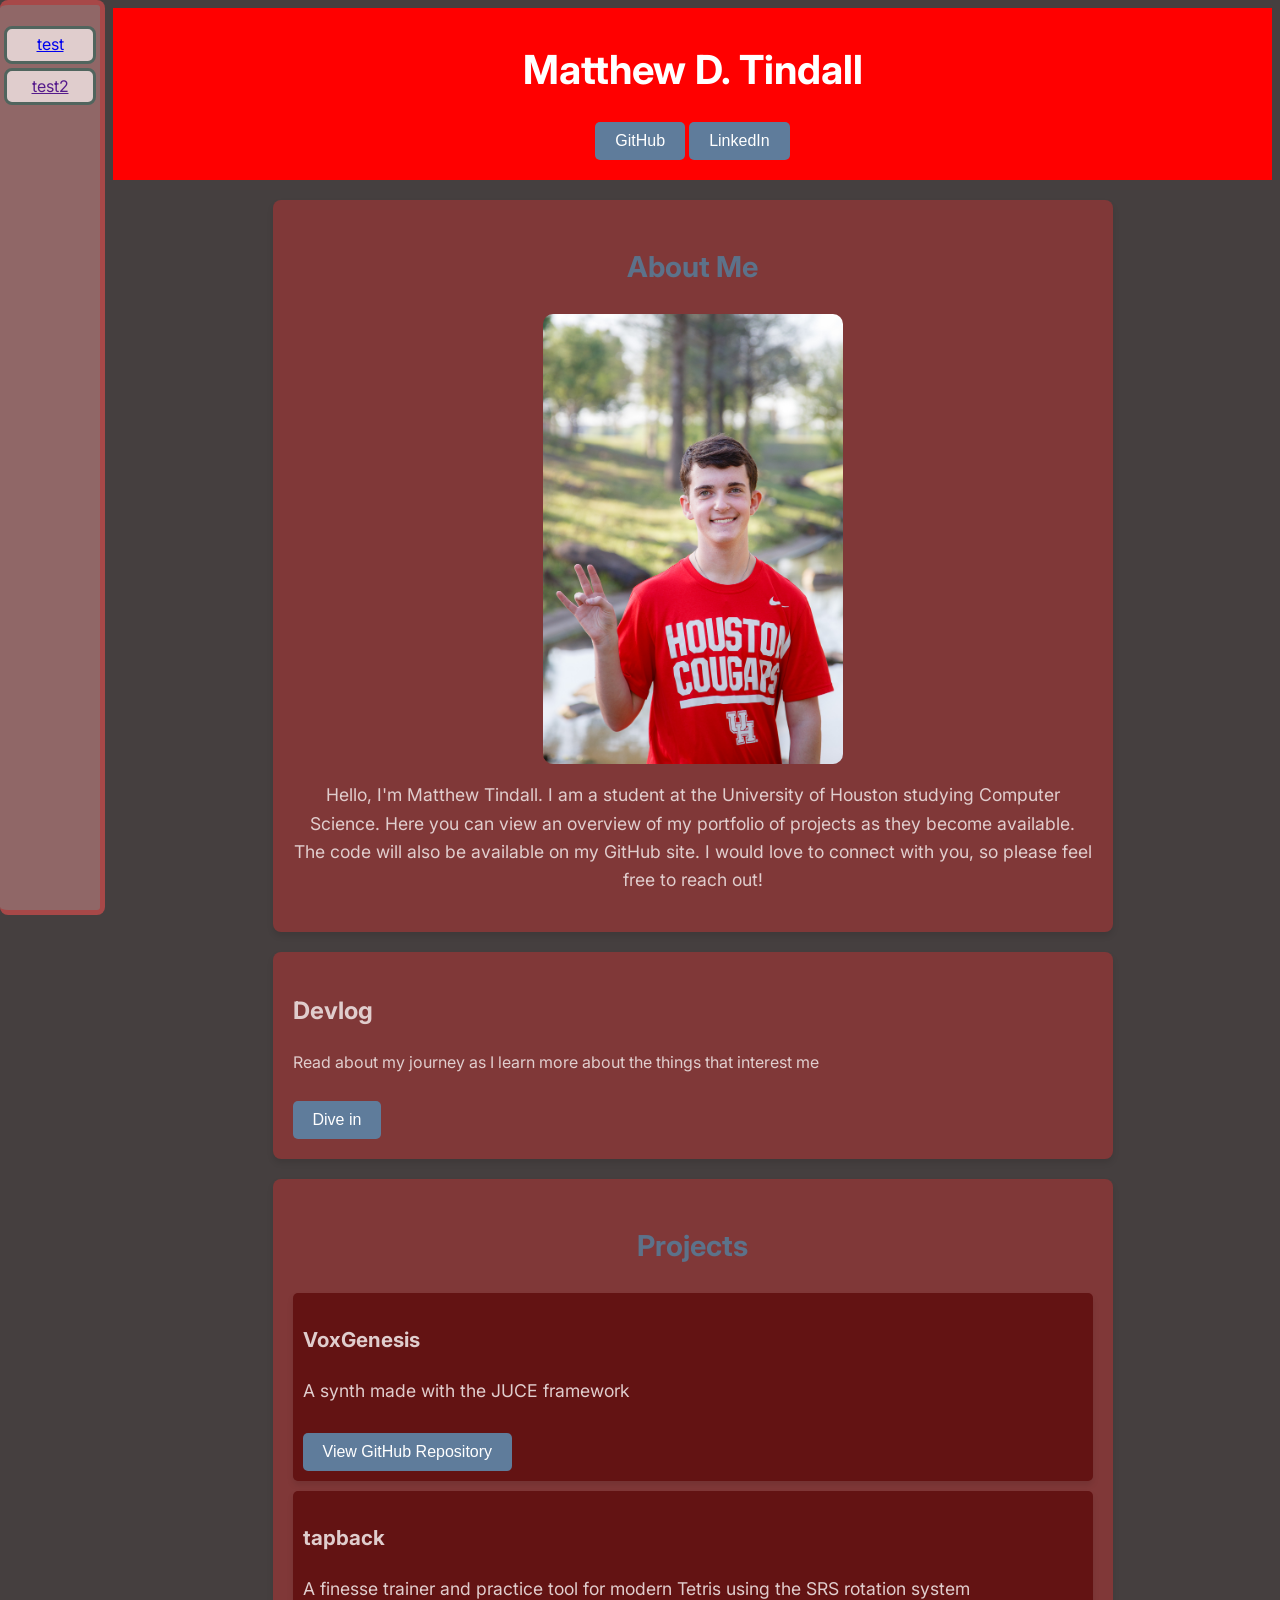
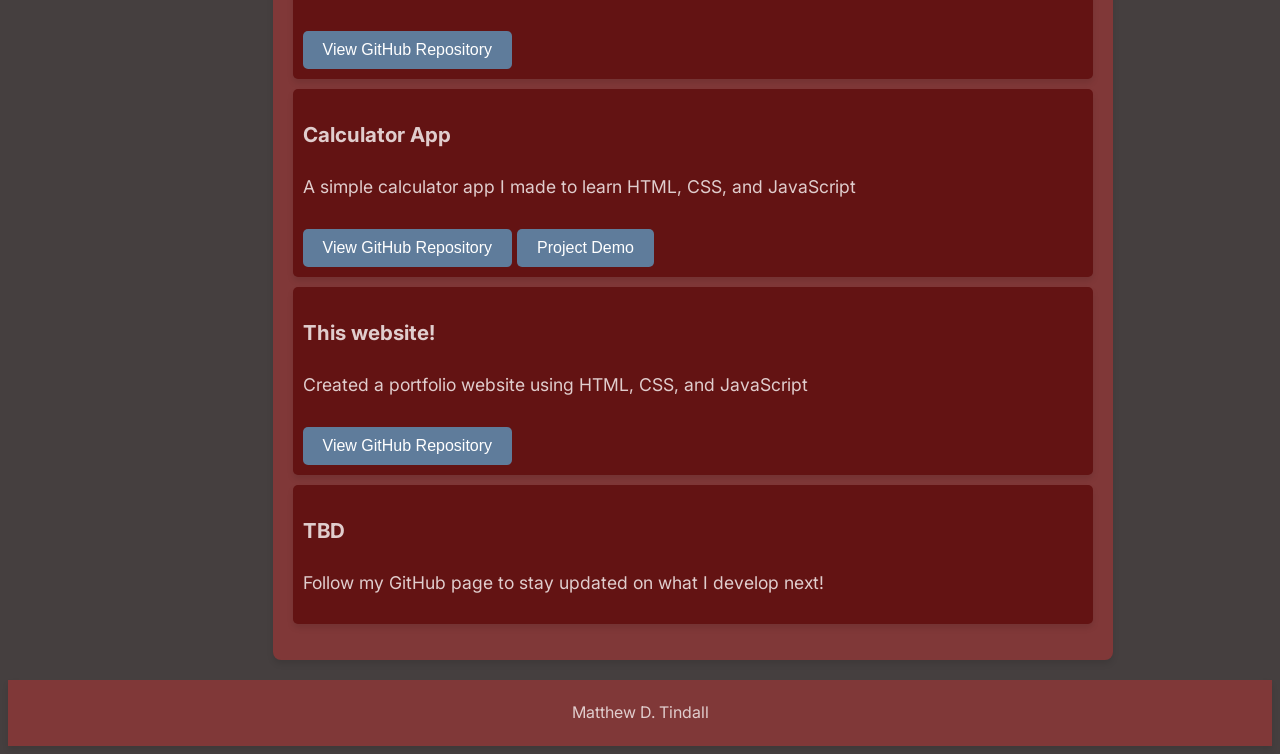
<file: index.html>
<!DOCTYPE html>
<html lang="en">


<head>
    <meta charset="UTF-8">
    <meta name="viewport" content="width=device-width, initial-scale=1.0">
    <title>Matthew D. Tindall</title>
    <link rel="stylesheet" href="styles.css">
</head>

<body>
    <header>
        <h1>Matthew D. Tindall</h1>
        <section class="links">
            <button id="github">GitHub</button>
            <button id="linkedin">LinkedIn</button>
        </section>
    </header>

    <div class="sidebar">
        <ul>
            <li><a href="test">test</a></li>
            <li><a href="">test2</a></li>
        </ul>
    </div>

    <main>
        <section class="about me">
            <h2>About Me</h2>
            <img src="img/profpic.JPG" alt="profpic" class="about-img">
            <p>Hello, I'm Matthew Tindall. I am a student at the University of Houston studying Computer Science.
                Here you can view an overview of my portfolio of projects as they become available.
                The code will also be available on my GitHub site. I would love to connect with you, so please feel free
                to reach out!
            </p>
        </section>
        <section class="devlog">
            <h1>Devlog</h1>
            <p>Read about my journey as I learn more about the things that interest me</p>
            <button id="devlog-button">Dive in</button>
        </section>
        <section class="projects">
            <h2>Projects</h2>
            <ul>
                <li>
                    <h3>VoxGenesis</h3>
                    <p>A synth made with the JUCE framework</p>
                    <button id="synthButton">View GitHub Repository</button>
                </li>
                <li>
                    <h3>tapback</h3>
                    <p>A finesse trainer and practice tool for modern Tetris
                        using the SRS rotation system
                    </p>
                    <button id="tapback">View GitHub Repository</button>
                </li>
                <li>
                    <h3>Calculator App</h3>
                    <p>A simple calculator app I made to learn HTML, CSS, and JavaScript</p>
                    <button id="calc">View GitHub Repository</button> <button id="calcPr">Project Demo</button>
                </li>
                <li>
                    <h3>This website!</h3>
                    <p>Created a portfolio website using HTML, CSS, and JavaScript</p>
                    <button id="weblink">View GitHub Repository</button>
                </li>
                <li>
                    <h3>TBD</h3>
                    <p>Follow my GitHub page to stay updated on what I develop next!</p>
                </li>
            </ul>
        </section>
    </main>

    <footer>
        Matthew D. Tindall
    </footer>

    <script src="script.js"></script>
</body>

</html>
</file>
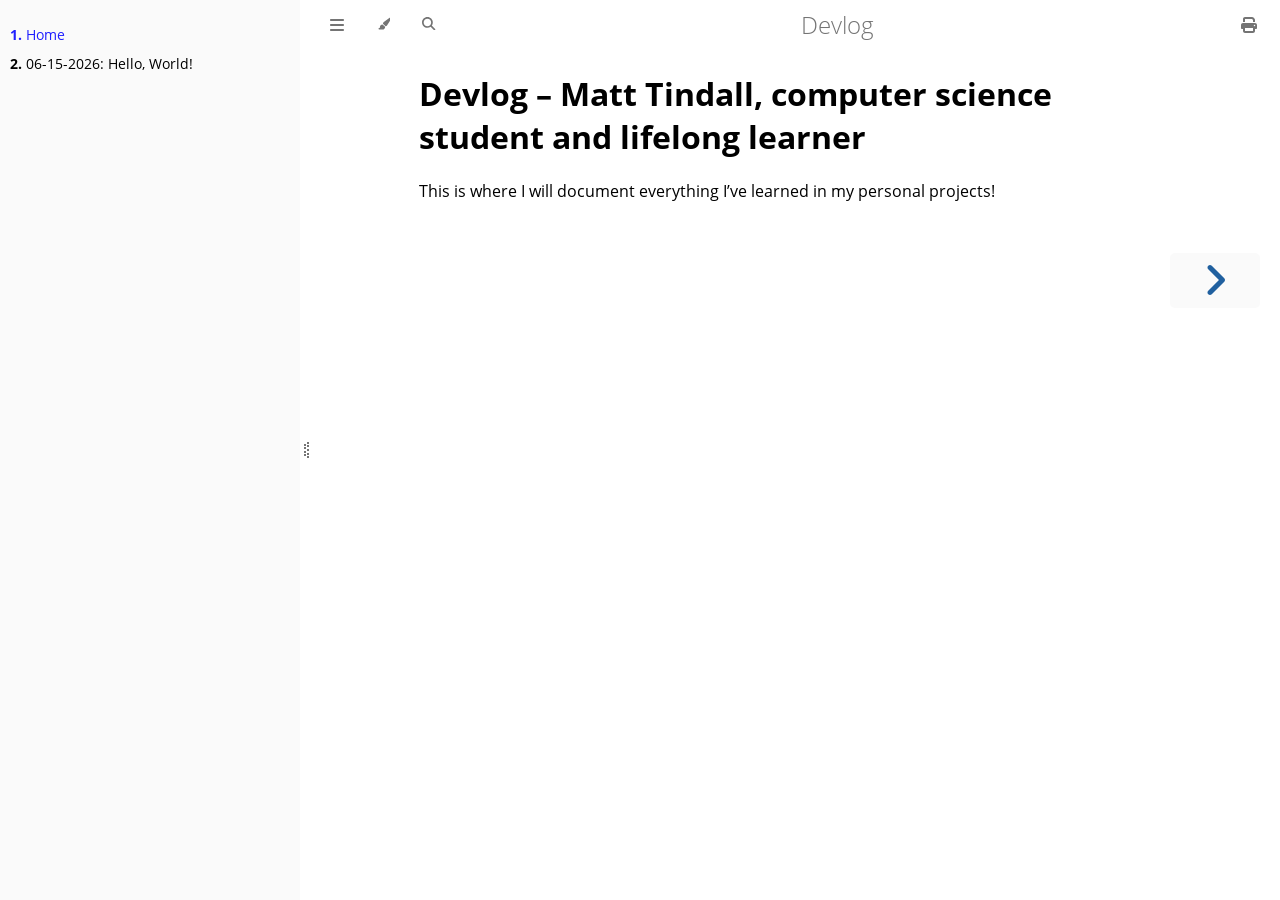
<file: devlog/book/index.html>
<!DOCTYPE HTML>
<html lang="en" class="light sidebar-visible" dir="ltr">
    <head>
        <!-- Book generated using mdBook -->
        <meta charset="UTF-8">
        <title>Home - Devlog</title>


        <!-- Custom HTML head -->

        <meta name="description" content="">
        <meta name="viewport" content="width=device-width, initial-scale=1">
        <meta name="theme-color" content="#ffffff">

        <link rel="icon" href="favicon-de23e50b.svg">
        <link rel="shortcut icon" href="favicon-8114d1fc.png">
        <link rel="stylesheet" href="css/variables-8adf115d.css">
        <link rel="stylesheet" href="css/general-0392ca55.css">
        <link rel="stylesheet" href="css/chrome-fc474251.css">
        <link rel="stylesheet" href="css/print-9e4910d8.css" media="print">

        <!-- Fonts -->
        <link rel="stylesheet" href="fonts/fonts-9644e21d.css">

        <!-- Highlight.js Stylesheets -->
        <link rel="stylesheet" id="mdbook-highlight-css" href="highlight-493f70e1.css">
        <link rel="stylesheet" id="mdbook-tomorrow-night-css" href="tomorrow-night-4c0ae647.css">
        <link rel="stylesheet" id="mdbook-ayu-highlight-css" href="ayu-highlight-3fdfc3ac.css">

        <!-- Custom theme stylesheets -->


        <!-- Provide site root and default themes to javascript -->
        <script>
            const path_to_root = "";
            const default_light_theme = "light";
            const default_dark_theme = "navy";
            window.path_to_searchindex_js = "searchindex-6781826b.js";
        </script>
        <!-- Start loading toc.js asap -->
        <script src="toc-294455ac.js"></script>
    </head>
    <body>
    <div id="mdbook-help-container">
        <div id="mdbook-help-popup">
            <h2 class="mdbook-help-title">Keyboard shortcuts</h2>
            <div>
                <p>Press <kbd>←</kbd> or <kbd>→</kbd> to navigate between chapters</p>
                <p>Press <kbd>S</kbd> or <kbd>/</kbd> to search in the book</p>
                <p>Press <kbd>?</kbd> to show this help</p>
                <p>Press <kbd>Esc</kbd> to hide this help</p>
            </div>
        </div>
    </div>
    <div id="mdbook-body-container">
        <!-- Work around some values being stored in localStorage wrapped in quotes -->
        <script>
            try {
                let theme = localStorage.getItem('mdbook-theme');
                let sidebar = localStorage.getItem('mdbook-sidebar');

                if (theme.startsWith('"') && theme.endsWith('"')) {
                    localStorage.setItem('mdbook-theme', theme.slice(1, theme.length - 1));
                }

                if (sidebar.startsWith('"') && sidebar.endsWith('"')) {
                    localStorage.setItem('mdbook-sidebar', sidebar.slice(1, sidebar.length - 1));
                }
            } catch (e) { }
        </script>

        <!-- Set the theme before any content is loaded, prevents flash -->
        <script>
            const default_theme = window.matchMedia("(prefers-color-scheme: dark)").matches ? default_dark_theme : default_light_theme;
            let theme;
            try { theme = localStorage.getItem('mdbook-theme'); } catch(e) { }
            if (theme === null || theme === undefined) { theme = default_theme; }
            const html = document.documentElement;
            html.classList.remove('light')
            html.classList.add(theme);
            html.classList.add("js");
        </script>

        <input type="checkbox" id="mdbook-sidebar-toggle-anchor" class="hidden">

        <!-- Hide / unhide sidebar before it is displayed -->
        <script>
            let sidebar = null;
            const sidebar_toggle = document.getElementById("mdbook-sidebar-toggle-anchor");
            if (document.body.clientWidth >= 1080) {
                try { sidebar = localStorage.getItem('mdbook-sidebar'); } catch(e) { }
                sidebar = sidebar || 'visible';
            } else {
                sidebar = 'hidden';
                sidebar_toggle.checked = false;
            }
            if (sidebar === 'visible') {
                sidebar_toggle.checked = true;
            } else {
                html.classList.remove('sidebar-visible');
            }
        </script>

        <nav id="mdbook-sidebar" class="sidebar" aria-label="Table of contents">
            <!-- populated by js -->
            <mdbook-sidebar-scrollbox class="sidebar-scrollbox"></mdbook-sidebar-scrollbox>
            <noscript>
                <iframe class="sidebar-iframe-outer" src="toc.html"></iframe>
            </noscript>
            <div id="mdbook-sidebar-resize-handle" class="sidebar-resize-handle">
                <div class="sidebar-resize-indicator"></div>
            </div>
        </nav>

        <div id="mdbook-page-wrapper" class="page-wrapper">

            <div class="page">
                <div id="mdbook-menu-bar-hover-placeholder"></div>
                <div id="mdbook-menu-bar" class="menu-bar sticky">
                    <div class="left-buttons">
                        <label id="mdbook-sidebar-toggle" class="icon-button" for="mdbook-sidebar-toggle-anchor" title="Toggle Table of Contents" aria-label="Toggle Table of Contents" aria-controls="mdbook-sidebar">
                            <span class=fa-svg><svg xmlns="http://www.w3.org/2000/svg" viewBox="0 0 448 512"><!--! Font Awesome Free 6.2.0 by @fontawesome - https://fontawesome.com License - https://fontawesome.com/license/free (Icons: CC BY 4.0, Fonts: SIL OFL 1.1, Code: MIT License) Copyright 2022 Fonticons, Inc. --><path d="M0 96C0 78.3 14.3 64 32 64H416c17.7 0 32 14.3 32 32s-14.3 32-32 32H32C14.3 128 0 113.7 0 96zM0 256c0-17.7 14.3-32 32-32H416c17.7 0 32 14.3 32 32s-14.3 32-32 32H32c-17.7 0-32-14.3-32-32zM448 416c0 17.7-14.3 32-32 32H32c-17.7 0-32-14.3-32-32s14.3-32 32-32H416c17.7 0 32 14.3 32 32z"/></svg></span>
                        </label>
                        <button id="mdbook-theme-toggle" class="icon-button" type="button" title="Change theme" aria-label="Change theme" aria-haspopup="true" aria-expanded="false" aria-controls="mdbook-theme-list">
                            <span class=fa-svg><svg xmlns="http://www.w3.org/2000/svg" viewBox="0 0 576 512"><!--! Font Awesome Free 6.2.0 by @fontawesome - https://fontawesome.com License - https://fontawesome.com/license/free (Icons: CC BY 4.0, Fonts: SIL OFL 1.1, Code: MIT License) Copyright 2022 Fonticons, Inc. --><path d="M371.3 367.1c27.3-3.9 51.9-19.4 67.2-42.9L600.2 74.1c12.6-19.5 9.4-45.3-7.6-61.2S549.7-4.4 531.1 9.6L294.4 187.2c-24 18-38.2 46.1-38.4 76.1L371.3 367.1zm-19.6 25.4l-116-104.4C175.9 290.3 128 339.6 128 400c0 3.9 .2 7.8 .6 11.6c1.8 17.5-10.2 36.4-27.8 36.4H96c-17.7 0-32 14.3-32 32s14.3 32 32 32H240c61.9 0 112-50.1 112-112c0-2.5-.1-5-.2-7.5z"/></svg></span>
                        </button>
                        <ul id="mdbook-theme-list" class="theme-popup" aria-label="Themes" role="menu">
                            <li role="none"><button role="menuitem" class="theme" id="mdbook-theme-default_theme">Auto</button></li>
                            <li role="none"><button role="menuitem" class="theme" id="mdbook-theme-light">Light</button></li>
                            <li role="none"><button role="menuitem" class="theme" id="mdbook-theme-rust">Rust</button></li>
                            <li role="none"><button role="menuitem" class="theme" id="mdbook-theme-coal">Coal</button></li>
                            <li role="none"><button role="menuitem" class="theme" id="mdbook-theme-navy">Navy</button></li>
                            <li role="none"><button role="menuitem" class="theme" id="mdbook-theme-ayu">Ayu</button></li>
                        </ul>
                        <button id="mdbook-search-toggle" class="icon-button" type="button" title="Search (`/`)" aria-label="Toggle Searchbar" aria-expanded="false" aria-keyshortcuts="/ s" aria-controls="mdbook-searchbar">
                            <span class=fa-svg><svg xmlns="http://www.w3.org/2000/svg" viewBox="0 0 512 512"><!--! Font Awesome Free 6.2.0 by @fontawesome - https://fontawesome.com License - https://fontawesome.com/license/free (Icons: CC BY 4.0, Fonts: SIL OFL 1.1, Code: MIT License) Copyright 2022 Fonticons, Inc. --><path d="M416 208c0 45.9-14.9 88.3-40 122.7L502.6 457.4c12.5 12.5 12.5 32.8 0 45.3s-32.8 12.5-45.3 0L330.7 376c-34.4 25.2-76.8 40-122.7 40C93.1 416 0 322.9 0 208S93.1 0 208 0S416 93.1 416 208zM208 352c79.5 0 144-64.5 144-144s-64.5-144-144-144S64 128.5 64 208s64.5 144 144 144z"/></svg></span>
                        </button>
                    </div>

                    <h1 class="menu-title">Devlog</h1>

                    <div class="right-buttons">
                        <a href="print.html" title="Print this book" aria-label="Print this book">
                            <span class=fa-svg id="print-button"><svg xmlns="http://www.w3.org/2000/svg" viewBox="0 0 512 512"><!--! Font Awesome Free 6.2.0 by @fontawesome - https://fontawesome.com License - https://fontawesome.com/license/free (Icons: CC BY 4.0, Fonts: SIL OFL 1.1, Code: MIT License) Copyright 2022 Fonticons, Inc. --><path d="M128 0C92.7 0 64 28.7 64 64v96h64V64H354.7L384 93.3V160h64V93.3c0-17-6.7-33.3-18.7-45.3L400 18.7C388 6.7 371.7 0 354.7 0H128zM384 352v32 64H128V384 368 352H384zm64 32h32c17.7 0 32-14.3 32-32V256c0-35.3-28.7-64-64-64H64c-35.3 0-64 28.7-64 64v96c0 17.7 14.3 32 32 32H64v64c0 35.3 28.7 64 64 64H384c35.3 0 64-28.7 64-64V384zm-16-88c-13.3 0-24-10.7-24-24s10.7-24 24-24s24 10.7 24 24s-10.7 24-24 24z"/></svg></span>
                        </a>

                    </div>
                </div>

                <div id="mdbook-search-wrapper" class="hidden">
                    <form id="mdbook-searchbar-outer" class="searchbar-outer">
                        <div class="search-wrapper">
                            <input type="search" id="mdbook-searchbar" name="searchbar" placeholder="Search this book ..." aria-controls="mdbook-searchresults-outer" aria-describedby="searchresults-header">
                            <div class="spinner-wrapper">
                                <span class=fa-svg id="fa-spin"><svg xmlns="http://www.w3.org/2000/svg" viewBox="0 0 512 512"><!--! Font Awesome Free 6.2.0 by @fontawesome - https://fontawesome.com License - https://fontawesome.com/license/free (Icons: CC BY 4.0, Fonts: SIL OFL 1.1, Code: MIT License) Copyright 2022 Fonticons, Inc. --><path d="M304 48c0-26.5-21.5-48-48-48s-48 21.5-48 48s21.5 48 48 48s48-21.5 48-48zm0 416c0-26.5-21.5-48-48-48s-48 21.5-48 48s21.5 48 48 48s48-21.5 48-48zM48 304c26.5 0 48-21.5 48-48s-21.5-48-48-48s-48 21.5-48 48s21.5 48 48 48zm464-48c0-26.5-21.5-48-48-48s-48 21.5-48 48s21.5 48 48 48s48-21.5 48-48zM142.9 437c18.7-18.7 18.7-49.1 0-67.9s-49.1-18.7-67.9 0s-18.7 49.1 0 67.9s49.1 18.7 67.9 0zm0-294.2c18.7-18.7 18.7-49.1 0-67.9S93.7 56.2 75 75s-18.7 49.1 0 67.9s49.1 18.7 67.9 0zM369.1 437c18.7 18.7 49.1 18.7 67.9 0s18.7-49.1 0-67.9s-49.1-18.7-67.9 0s-18.7 49.1 0 67.9z"/></svg></span>
                            </div>
                        </div>
                    </form>
                    <div id="mdbook-searchresults-outer" class="searchresults-outer hidden">
                        <div id="mdbook-searchresults-header" class="searchresults-header"></div>
                        <ul id="mdbook-searchresults">
                        </ul>
                    </div>
                </div>

                <!-- Apply ARIA attributes after the sidebar and the sidebar toggle button are added to the DOM -->
                <script>
                    document.getElementById('mdbook-sidebar-toggle').setAttribute('aria-expanded', sidebar === 'visible');
                    document.getElementById('mdbook-sidebar').setAttribute('aria-hidden', sidebar !== 'visible');
                    Array.from(document.querySelectorAll('#mdbook-sidebar a')).forEach(function(link) {
                        link.setAttribute('tabIndex', sidebar === 'visible' ? 0 : -1);
                    });
                </script>

                <div id="mdbook-content" class="content">
                    <main>
                        <h1 id="devlog--matt-tindall-computer-science-student-and-lifelong-learner"><a class="header" href="#devlog--matt-tindall-computer-science-student-and-lifelong-learner">Devlog – Matt Tindall, computer science student and lifelong learner</a></h1>
<p>This is where I will document everything I’ve learned in my personal projects!</p>

                    </main>

                    <nav class="nav-wrapper" aria-label="Page navigation">
                        <!-- Mobile navigation buttons -->

                            <a rel="next prefetch" href="logs/06-15-2026.html" class="mobile-nav-chapters next" title="Next chapter" aria-label="Next chapter" aria-keyshortcuts="Right">
                                <span class=fa-svg><svg xmlns="http://www.w3.org/2000/svg" viewBox="0 0 320 512"><!--! Font Awesome Free 6.2.0 by @fontawesome - https://fontawesome.com License - https://fontawesome.com/license/free (Icons: CC BY 4.0, Fonts: SIL OFL 1.1, Code: MIT License) Copyright 2022 Fonticons, Inc. --><path d="M278.6 233.4c12.5 12.5 12.5 32.8 0 45.3l-160 160c-12.5 12.5-32.8 12.5-45.3 0s-12.5-32.8 0-45.3L210.7 256 73.4 118.6c-12.5-12.5-12.5-32.8 0-45.3s32.8-12.5 45.3 0l160 160z"/></svg></span>
                            </a>

                        <div style="clear: both"></div>
                    </nav>
                </div>
            </div>

            <nav class="nav-wide-wrapper" aria-label="Page navigation">

                    <a rel="next prefetch" href="logs/06-15-2026.html" class="nav-chapters next" title="Next chapter" aria-label="Next chapter" aria-keyshortcuts="Right">
                        <span class=fa-svg><svg xmlns="http://www.w3.org/2000/svg" viewBox="0 0 320 512"><!--! Font Awesome Free 6.2.0 by @fontawesome - https://fontawesome.com License - https://fontawesome.com/license/free (Icons: CC BY 4.0, Fonts: SIL OFL 1.1, Code: MIT License) Copyright 2022 Fonticons, Inc. --><path d="M278.6 233.4c12.5 12.5 12.5 32.8 0 45.3l-160 160c-12.5 12.5-32.8 12.5-45.3 0s-12.5-32.8 0-45.3L210.7 256 73.4 118.6c-12.5-12.5-12.5-32.8 0-45.3s32.8-12.5 45.3 0l160 160z"/></svg></span>
                    </a>
            </nav>

        </div>

        <template id=fa-eye><span class=fa-svg><svg xmlns="http://www.w3.org/2000/svg" viewBox="0 0 576 512"><!--! Font Awesome Free 6.2.0 by @fontawesome - https://fontawesome.com License - https://fontawesome.com/license/free (Icons: CC BY 4.0, Fonts: SIL OFL 1.1, Code: MIT License) Copyright 2022 Fonticons, Inc. --><path d="M288 32c-80.8 0-145.5 36.8-192.6 80.6C48.6 156 17.3 208 2.5 243.7c-3.3 7.9-3.3 16.7 0 24.6C17.3 304 48.6 356 95.4 399.4C142.5 443.2 207.2 480 288 480s145.5-36.8 192.6-80.6c46.8-43.5 78.1-95.4 93-131.1c3.3-7.9 3.3-16.7 0-24.6c-14.9-35.7-46.2-87.7-93-131.1C433.5 68.8 368.8 32 288 32zM432 256c0 79.5-64.5 144-144 144s-144-64.5-144-144s64.5-144 144-144s144 64.5 144 144zM288 192c0 35.3-28.7 64-64 64c-11.5 0-22.3-3-31.6-8.4c-.2 2.8-.4 5.5-.4 8.4c0 53 43 96 96 96s96-43 96-96s-43-96-96-96c-2.8 0-5.6 .1-8.4 .4c5.3 9.3 8.4 20.1 8.4 31.6z"/></svg></span></template>
        <template id=fa-eye-slash><span class=fa-svg><svg xmlns="http://www.w3.org/2000/svg" viewBox="0 0 640 512"><!--! Font Awesome Free 6.2.0 by @fontawesome - https://fontawesome.com License - https://fontawesome.com/license/free (Icons: CC BY 4.0, Fonts: SIL OFL 1.1, Code: MIT License) Copyright 2022 Fonticons, Inc. --><path d="M38.8 5.1C28.4-3.1 13.3-1.2 5.1 9.2S-1.2 34.7 9.2 42.9l592 464c10.4 8.2 25.5 6.3 33.7-4.1s6.3-25.5-4.1-33.7L525.6 386.7c39.6-40.6 66.4-86.1 79.9-118.4c3.3-7.9 3.3-16.7 0-24.6c-14.9-35.7-46.2-87.7-93-131.1C465.5 68.8 400.8 32 320 32c-68.2 0-125 26.3-169.3 60.8L38.8 5.1zM223.1 149.5C248.6 126.2 282.7 112 320 112c79.5 0 144 64.5 144 144c0 24.9-6.3 48.3-17.4 68.7L408 294.5c5.2-11.8 8-24.8 8-38.5c0-53-43-96-96-96c-2.8 0-5.6 .1-8.4 .4c5.3 9.3 8.4 20.1 8.4 31.6c0 10.2-2.4 19.8-6.6 28.3l-90.3-70.8zm223.1 298L373 389.9c-16.4 6.5-34.3 10.1-53 10.1c-79.5 0-144-64.5-144-144c0-6.9 .5-13.6 1.4-20.2L83.1 161.5C60.3 191.2 44 220.8 34.5 243.7c-3.3 7.9-3.3 16.7 0 24.6c14.9 35.7 46.2 87.7 93 131.1C174.5 443.2 239.2 480 320 480c47.8 0 89.9-12.9 126.2-32.5z"/></svg></span></template>
        <template id=fa-copy><span class=fa-svg><svg xmlns="http://www.w3.org/2000/svg" viewBox="0 0 512 512"><!--! Font Awesome Free 6.2.0 by @fontawesome - https://fontawesome.com License - https://fontawesome.com/license/free (Icons: CC BY 4.0, Fonts: SIL OFL 1.1, Code: MIT License) Copyright 2022 Fonticons, Inc. --><path d="M502.6 70.63l-61.25-61.25C435.4 3.371 427.2 0 418.7 0H255.1c-35.35 0-64 28.66-64 64l.0195 256C192 355.4 220.7 384 256 384h192c35.2 0 64-28.8 64-64V93.25C512 84.77 508.6 76.63 502.6 70.63zM464 320c0 8.836-7.164 16-16 16H255.1c-8.838 0-16-7.164-16-16L239.1 64.13c0-8.836 7.164-16 16-16h128L384 96c0 17.67 14.33 32 32 32h47.1V320zM272 448c0 8.836-7.164 16-16 16H63.1c-8.838 0-16-7.164-16-16L47.98 192.1c0-8.836 7.164-16 16-16H160V128H63.99c-35.35 0-64 28.65-64 64l.0098 256C.002 483.3 28.66 512 64 512h192c35.2 0 64-28.8 64-64v-32h-47.1L272 448z"/></svg></span></template>
        <template id=fa-play><span class=fa-svg><svg xmlns="http://www.w3.org/2000/svg" viewBox="0 0 384 512"><!--! Font Awesome Free 6.2.0 by @fontawesome - https://fontawesome.com License - https://fontawesome.com/license/free (Icons: CC BY 4.0, Fonts: SIL OFL 1.1, Code: MIT License) Copyright 2022 Fonticons, Inc. --><path d="M73 39c-14.8-9.1-33.4-9.4-48.5-.9S0 62.6 0 80V432c0 17.4 9.4 33.4 24.5 41.9s33.7 8.1 48.5-.9L361 297c14.3-8.7 23-24.2 23-41s-8.7-32.2-23-41L73 39z"/></svg></span></template>
        <template id=fa-clock-rotate-left><span class=fa-svg><svg xmlns="http://www.w3.org/2000/svg" viewBox="0 0 512 512"><!--! Font Awesome Free 6.2.0 by @fontawesome - https://fontawesome.com License - https://fontawesome.com/license/free (Icons: CC BY 4.0, Fonts: SIL OFL 1.1, Code: MIT License) Copyright 2022 Fonticons, Inc. --><path d="M75 75L41 41C25.9 25.9 0 36.6 0 57.9V168c0 13.3 10.7 24 24 24H134.1c21.4 0 32.1-25.9 17-41l-30.8-30.8C155 85.5 203 64 256 64c106 0 192 86 192 192s-86 192-192 192c-40.8 0-78.6-12.7-109.7-34.4c-14.5-10.1-34.4-6.6-44.6 7.9s-6.6 34.4 7.9 44.6C151.2 495 201.7 512 256 512c141.4 0 256-114.6 256-256S397.4 0 256 0C185.3 0 121.3 28.7 75 75zm181 53c-13.3 0-24 10.7-24 24V256c0 6.4 2.5 12.5 7 17l72 72c9.4 9.4 24.6 9.4 33.9 0s9.4-24.6 0-33.9l-65-65V152c0-13.3-10.7-24-24-24z"/></svg></span></template>

        <!-- Livereload script (if served using the cli tool) -->
        <script>
            const wsProtocol = location.protocol === 'https:' ? 'wss:' : 'ws:';
            const wsAddress = wsProtocol + "//" + location.host + "/" + "__livereload";
            const socket = new WebSocket(wsAddress);
            socket.onmessage = function (event) {
                if (event.data === "reload") {
                    socket.close();
                    location.reload();
                }
            };

            window.onbeforeunload = function() {
                socket.close();
            }
        </script>


        <script>
            window.playground_copyable = true;
        </script>


        <script src="elasticlunr-ef4e11c1.min.js"></script>
        <script src="mark-09e88c2c.min.js"></script>
        <script src="searcher-09f2665d.js"></script>

        <script src="clipboard-1626706a.min.js"></script>
        <script src="highlight-abc7f01d.js"></script>
        <script src="book-c22b7243.js"></script>

        <!-- Custom JS scripts -->



    </div>
    </body>
</html>
</file>
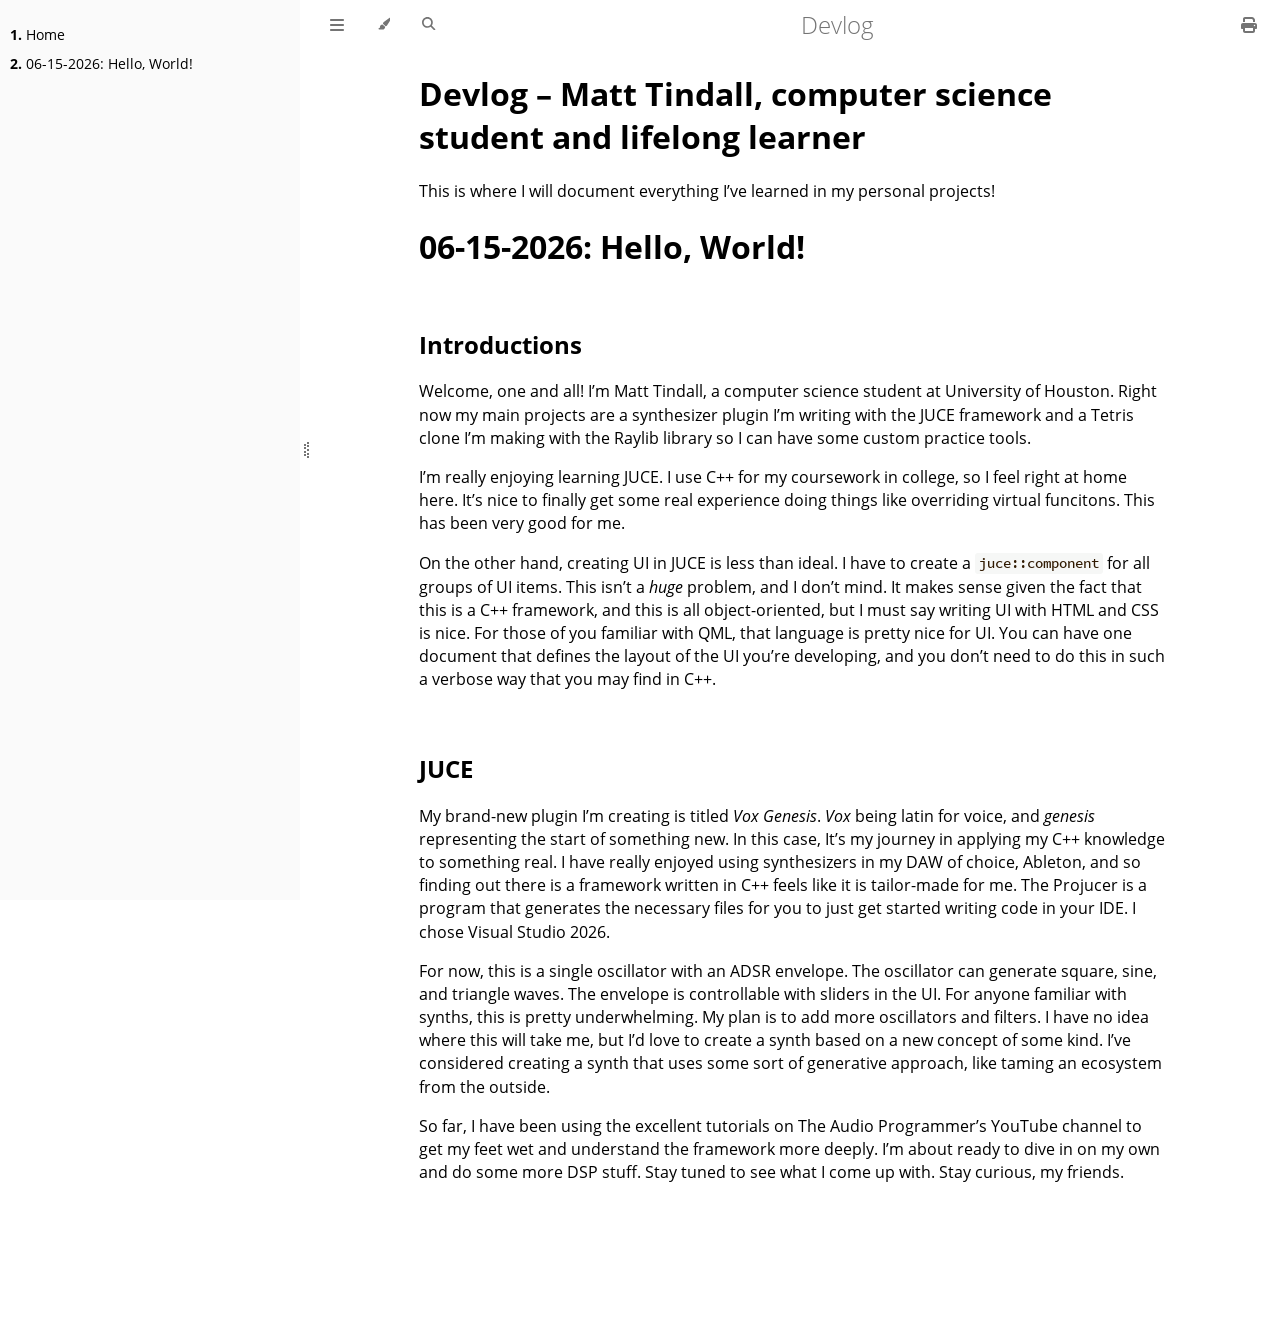
<file: devlog/book/print.html>
<!DOCTYPE HTML>
<html lang="en" class="light sidebar-visible" dir="ltr">
    <head>
        <!-- Book generated using mdBook -->
        <meta charset="UTF-8">
        <title>Devlog</title>
        <meta name="robots" content="noindex">


        <!-- Custom HTML head -->

        <meta name="description" content="">
        <meta name="viewport" content="width=device-width, initial-scale=1">
        <meta name="theme-color" content="#ffffff">

        <link rel="icon" href="favicon-de23e50b.svg">
        <link rel="shortcut icon" href="favicon-8114d1fc.png">
        <link rel="stylesheet" href="css/variables-8adf115d.css">
        <link rel="stylesheet" href="css/general-0392ca55.css">
        <link rel="stylesheet" href="css/chrome-fc474251.css">
        <link rel="stylesheet" href="css/print-9e4910d8.css" media="print">

        <!-- Fonts -->
        <link rel="stylesheet" href="fonts/fonts-9644e21d.css">

        <!-- Highlight.js Stylesheets -->
        <link rel="stylesheet" id="mdbook-highlight-css" href="highlight-493f70e1.css">
        <link rel="stylesheet" id="mdbook-tomorrow-night-css" href="tomorrow-night-4c0ae647.css">
        <link rel="stylesheet" id="mdbook-ayu-highlight-css" href="ayu-highlight-3fdfc3ac.css">

        <!-- Custom theme stylesheets -->


        <!-- Provide site root and default themes to javascript -->
        <script>
            const path_to_root = "";
            const default_light_theme = "light";
            const default_dark_theme = "navy";
            window.path_to_searchindex_js = "searchindex-6781826b.js";
        </script>
        <!-- Start loading toc.js asap -->
        <script src="toc-294455ac.js"></script>
    </head>
    <body>
    <div id="mdbook-help-container">
        <div id="mdbook-help-popup">
            <h2 class="mdbook-help-title">Keyboard shortcuts</h2>
            <div>
                <p>Press <kbd>←</kbd> or <kbd>→</kbd> to navigate between chapters</p>
                <p>Press <kbd>S</kbd> or <kbd>/</kbd> to search in the book</p>
                <p>Press <kbd>?</kbd> to show this help</p>
                <p>Press <kbd>Esc</kbd> to hide this help</p>
            </div>
        </div>
    </div>
    <div id="mdbook-body-container">
        <!-- Work around some values being stored in localStorage wrapped in quotes -->
        <script>
            try {
                let theme = localStorage.getItem('mdbook-theme');
                let sidebar = localStorage.getItem('mdbook-sidebar');

                if (theme.startsWith('"') && theme.endsWith('"')) {
                    localStorage.setItem('mdbook-theme', theme.slice(1, theme.length - 1));
                }

                if (sidebar.startsWith('"') && sidebar.endsWith('"')) {
                    localStorage.setItem('mdbook-sidebar', sidebar.slice(1, sidebar.length - 1));
                }
            } catch (e) { }
        </script>

        <!-- Set the theme before any content is loaded, prevents flash -->
        <script>
            const default_theme = window.matchMedia("(prefers-color-scheme: dark)").matches ? default_dark_theme : default_light_theme;
            let theme;
            try { theme = localStorage.getItem('mdbook-theme'); } catch(e) { }
            if (theme === null || theme === undefined) { theme = default_theme; }
            const html = document.documentElement;
            html.classList.remove('light')
            html.classList.add(theme);
            html.classList.add("js");
        </script>

        <input type="checkbox" id="mdbook-sidebar-toggle-anchor" class="hidden">

        <!-- Hide / unhide sidebar before it is displayed -->
        <script>
            let sidebar = null;
            const sidebar_toggle = document.getElementById("mdbook-sidebar-toggle-anchor");
            if (document.body.clientWidth >= 1080) {
                try { sidebar = localStorage.getItem('mdbook-sidebar'); } catch(e) { }
                sidebar = sidebar || 'visible';
            } else {
                sidebar = 'hidden';
                sidebar_toggle.checked = false;
            }
            if (sidebar === 'visible') {
                sidebar_toggle.checked = true;
            } else {
                html.classList.remove('sidebar-visible');
            }
        </script>

        <nav id="mdbook-sidebar" class="sidebar" aria-label="Table of contents">
            <!-- populated by js -->
            <mdbook-sidebar-scrollbox class="sidebar-scrollbox"></mdbook-sidebar-scrollbox>
            <noscript>
                <iframe class="sidebar-iframe-outer" src="toc.html"></iframe>
            </noscript>
            <div id="mdbook-sidebar-resize-handle" class="sidebar-resize-handle">
                <div class="sidebar-resize-indicator"></div>
            </div>
        </nav>

        <div id="mdbook-page-wrapper" class="page-wrapper">

            <div class="page">
                <div id="mdbook-menu-bar-hover-placeholder"></div>
                <div id="mdbook-menu-bar" class="menu-bar sticky">
                    <div class="left-buttons">
                        <label id="mdbook-sidebar-toggle" class="icon-button" for="mdbook-sidebar-toggle-anchor" title="Toggle Table of Contents" aria-label="Toggle Table of Contents" aria-controls="mdbook-sidebar">
                            <span class=fa-svg><svg xmlns="http://www.w3.org/2000/svg" viewBox="0 0 448 512"><!--! Font Awesome Free 6.2.0 by @fontawesome - https://fontawesome.com License - https://fontawesome.com/license/free (Icons: CC BY 4.0, Fonts: SIL OFL 1.1, Code: MIT License) Copyright 2022 Fonticons, Inc. --><path d="M0 96C0 78.3 14.3 64 32 64H416c17.7 0 32 14.3 32 32s-14.3 32-32 32H32C14.3 128 0 113.7 0 96zM0 256c0-17.7 14.3-32 32-32H416c17.7 0 32 14.3 32 32s-14.3 32-32 32H32c-17.7 0-32-14.3-32-32zM448 416c0 17.7-14.3 32-32 32H32c-17.7 0-32-14.3-32-32s14.3-32 32-32H416c17.7 0 32 14.3 32 32z"/></svg></span>
                        </label>
                        <button id="mdbook-theme-toggle" class="icon-button" type="button" title="Change theme" aria-label="Change theme" aria-haspopup="true" aria-expanded="false" aria-controls="mdbook-theme-list">
                            <span class=fa-svg><svg xmlns="http://www.w3.org/2000/svg" viewBox="0 0 576 512"><!--! Font Awesome Free 6.2.0 by @fontawesome - https://fontawesome.com License - https://fontawesome.com/license/free (Icons: CC BY 4.0, Fonts: SIL OFL 1.1, Code: MIT License) Copyright 2022 Fonticons, Inc. --><path d="M371.3 367.1c27.3-3.9 51.9-19.4 67.2-42.9L600.2 74.1c12.6-19.5 9.4-45.3-7.6-61.2S549.7-4.4 531.1 9.6L294.4 187.2c-24 18-38.2 46.1-38.4 76.1L371.3 367.1zm-19.6 25.4l-116-104.4C175.9 290.3 128 339.6 128 400c0 3.9 .2 7.8 .6 11.6c1.8 17.5-10.2 36.4-27.8 36.4H96c-17.7 0-32 14.3-32 32s14.3 32 32 32H240c61.9 0 112-50.1 112-112c0-2.5-.1-5-.2-7.5z"/></svg></span>
                        </button>
                        <ul id="mdbook-theme-list" class="theme-popup" aria-label="Themes" role="menu">
                            <li role="none"><button role="menuitem" class="theme" id="mdbook-theme-default_theme">Auto</button></li>
                            <li role="none"><button role="menuitem" class="theme" id="mdbook-theme-light">Light</button></li>
                            <li role="none"><button role="menuitem" class="theme" id="mdbook-theme-rust">Rust</button></li>
                            <li role="none"><button role="menuitem" class="theme" id="mdbook-theme-coal">Coal</button></li>
                            <li role="none"><button role="menuitem" class="theme" id="mdbook-theme-navy">Navy</button></li>
                            <li role="none"><button role="menuitem" class="theme" id="mdbook-theme-ayu">Ayu</button></li>
                        </ul>
                        <button id="mdbook-search-toggle" class="icon-button" type="button" title="Search (`/`)" aria-label="Toggle Searchbar" aria-expanded="false" aria-keyshortcuts="/ s" aria-controls="mdbook-searchbar">
                            <span class=fa-svg><svg xmlns="http://www.w3.org/2000/svg" viewBox="0 0 512 512"><!--! Font Awesome Free 6.2.0 by @fontawesome - https://fontawesome.com License - https://fontawesome.com/license/free (Icons: CC BY 4.0, Fonts: SIL OFL 1.1, Code: MIT License) Copyright 2022 Fonticons, Inc. --><path d="M416 208c0 45.9-14.9 88.3-40 122.7L502.6 457.4c12.5 12.5 12.5 32.8 0 45.3s-32.8 12.5-45.3 0L330.7 376c-34.4 25.2-76.8 40-122.7 40C93.1 416 0 322.9 0 208S93.1 0 208 0S416 93.1 416 208zM208 352c79.5 0 144-64.5 144-144s-64.5-144-144-144S64 128.5 64 208s64.5 144 144 144z"/></svg></span>
                        </button>
                    </div>

                    <h1 class="menu-title">Devlog</h1>

                    <div class="right-buttons">
                        <a href="print.html" title="Print this book" aria-label="Print this book">
                            <span class=fa-svg id="print-button"><svg xmlns="http://www.w3.org/2000/svg" viewBox="0 0 512 512"><!--! Font Awesome Free 6.2.0 by @fontawesome - https://fontawesome.com License - https://fontawesome.com/license/free (Icons: CC BY 4.0, Fonts: SIL OFL 1.1, Code: MIT License) Copyright 2022 Fonticons, Inc. --><path d="M128 0C92.7 0 64 28.7 64 64v96h64V64H354.7L384 93.3V160h64V93.3c0-17-6.7-33.3-18.7-45.3L400 18.7C388 6.7 371.7 0 354.7 0H128zM384 352v32 64H128V384 368 352H384zm64 32h32c17.7 0 32-14.3 32-32V256c0-35.3-28.7-64-64-64H64c-35.3 0-64 28.7-64 64v96c0 17.7 14.3 32 32 32H64v64c0 35.3 28.7 64 64 64H384c35.3 0 64-28.7 64-64V384zm-16-88c-13.3 0-24-10.7-24-24s10.7-24 24-24s24 10.7 24 24s-10.7 24-24 24z"/></svg></span>
                        </a>

                    </div>
                </div>

                <div id="mdbook-search-wrapper" class="hidden">
                    <form id="mdbook-searchbar-outer" class="searchbar-outer">
                        <div class="search-wrapper">
                            <input type="search" id="mdbook-searchbar" name="searchbar" placeholder="Search this book ..." aria-controls="mdbook-searchresults-outer" aria-describedby="searchresults-header">
                            <div class="spinner-wrapper">
                                <span class=fa-svg id="fa-spin"><svg xmlns="http://www.w3.org/2000/svg" viewBox="0 0 512 512"><!--! Font Awesome Free 6.2.0 by @fontawesome - https://fontawesome.com License - https://fontawesome.com/license/free (Icons: CC BY 4.0, Fonts: SIL OFL 1.1, Code: MIT License) Copyright 2022 Fonticons, Inc. --><path d="M304 48c0-26.5-21.5-48-48-48s-48 21.5-48 48s21.5 48 48 48s48-21.5 48-48zm0 416c0-26.5-21.5-48-48-48s-48 21.5-48 48s21.5 48 48 48s48-21.5 48-48zM48 304c26.5 0 48-21.5 48-48s-21.5-48-48-48s-48 21.5-48 48s21.5 48 48 48zm464-48c0-26.5-21.5-48-48-48s-48 21.5-48 48s21.5 48 48 48s48-21.5 48-48zM142.9 437c18.7-18.7 18.7-49.1 0-67.9s-49.1-18.7-67.9 0s-18.7 49.1 0 67.9s49.1 18.7 67.9 0zm0-294.2c18.7-18.7 18.7-49.1 0-67.9S93.7 56.2 75 75s-18.7 49.1 0 67.9s49.1 18.7 67.9 0zM369.1 437c18.7 18.7 49.1 18.7 67.9 0s18.7-49.1 0-67.9s-49.1-18.7-67.9 0s-18.7 49.1 0 67.9z"/></svg></span>
                            </div>
                        </div>
                    </form>
                    <div id="mdbook-searchresults-outer" class="searchresults-outer hidden">
                        <div id="mdbook-searchresults-header" class="searchresults-header"></div>
                        <ul id="mdbook-searchresults">
                        </ul>
                    </div>
                </div>

                <!-- Apply ARIA attributes after the sidebar and the sidebar toggle button are added to the DOM -->
                <script>
                    document.getElementById('mdbook-sidebar-toggle').setAttribute('aria-expanded', sidebar === 'visible');
                    document.getElementById('mdbook-sidebar').setAttribute('aria-hidden', sidebar !== 'visible');
                    Array.from(document.querySelectorAll('#mdbook-sidebar a')).forEach(function(link) {
                        link.setAttribute('tabIndex', sidebar === 'visible' ? 0 : -1);
                    });
                </script>

                <div id="mdbook-content" class="content">
                    <main>
                        <h1 id="devlog--matt-tindall-computer-science-student-and-lifelong-learner"><a class="header" href="#devlog--matt-tindall-computer-science-student-and-lifelong-learner">Devlog – Matt Tindall, computer science student and lifelong learner</a></h1>
<p>This is where I will document everything I’ve learned in my personal projects!</p>
<div style="break-before: page; page-break-before: always;"></div>
<h1 id="06-15-2026-hello-world"><a class="header" href="#06-15-2026-hello-world">06-15-2026: Hello, World!</a></h1>
<h2 id="introductions"><a class="header" href="#introductions">Introductions</a></h2>
<p>Welcome, one and all! I’m Matt Tindall, a computer science student at University of Houston. Right now my main projects are
a synthesizer plugin I’m writing with the JUCE framework and a Tetris clone I’m making with the Raylib library so I can have some custom practice tools.</p>
<p>I’m really enjoying learning JUCE. I use C++ for my coursework in college, so I feel right at home here. It’s nice to finally get some real experience doing things like overriding virtual funcitons. This has been very good for me.</p>
<p>On the other hand, creating UI in JUCE is less than ideal. I have to create a <code>juce::component</code> for all groups of UI items. This isn’t a <em>huge</em> problem, and I don’t mind.
It makes sense given the fact that this is a C++ framework, and this is all object-oriented, but I must say writing UI with HTML and CSS is nice.
For those of you familiar with QML, that language is pretty nice for UI. You can have one document that defines the layout of the UI you’re developing, and you don’t need to do this in such a verbose way that you may find in C++.</p>
<h2 id="juce"><a class="header" href="#juce">JUCE</a></h2>
<p>My brand-new plugin I’m creating is titled <em>Vox Genesis</em>. <em>Vox</em> being latin for voice, and <em>genesis</em> representing the start of something new. In this case, It’s my journey in applying my C++ knowledge to something real. I have really enjoyed using synthesizers in my DAW of choice, Ableton, and so finding out there is a framework written in C++ feels like it is tailor-made for me. The Projucer is a program that generates the necessary files for you to just get started writing code in your IDE. I chose Visual Studio 2026.</p>
<p>For now, this is a single oscillator with an ADSR envelope. The oscillator can generate square, sine, and triangle waves. The envelope is controllable with sliders in the UI. For anyone familiar with synths, this is pretty underwhelming. My plan is to add more oscillators and filters. I have no idea where this will take me, but I’d love to create a synth based on a new concept of some kind. I’ve considered creating a synth that uses some sort of generative approach, like taming an ecosystem from the outside.</p>
<p>So far, I have been using the excellent tutorials on The Audio Programmer’s YouTube channel to get my feet wet and understand the framework more deeply. I’m about ready to dive in on my own and do some more DSP stuff. Stay tuned to see what I come up with. Stay curious, my friends.</p>

                    </main>

                    <nav class="nav-wrapper" aria-label="Page navigation">
                        <!-- Mobile navigation buttons -->


                        <div style="clear: both"></div>
                    </nav>
                </div>
            </div>

            <nav class="nav-wide-wrapper" aria-label="Page navigation">

            </nav>

        </div>

        <template id=fa-eye><span class=fa-svg><svg xmlns="http://www.w3.org/2000/svg" viewBox="0 0 576 512"><!--! Font Awesome Free 6.2.0 by @fontawesome - https://fontawesome.com License - https://fontawesome.com/license/free (Icons: CC BY 4.0, Fonts: SIL OFL 1.1, Code: MIT License) Copyright 2022 Fonticons, Inc. --><path d="M288 32c-80.8 0-145.5 36.8-192.6 80.6C48.6 156 17.3 208 2.5 243.7c-3.3 7.9-3.3 16.7 0 24.6C17.3 304 48.6 356 95.4 399.4C142.5 443.2 207.2 480 288 480s145.5-36.8 192.6-80.6c46.8-43.5 78.1-95.4 93-131.1c3.3-7.9 3.3-16.7 0-24.6c-14.9-35.7-46.2-87.7-93-131.1C433.5 68.8 368.8 32 288 32zM432 256c0 79.5-64.5 144-144 144s-144-64.5-144-144s64.5-144 144-144s144 64.5 144 144zM288 192c0 35.3-28.7 64-64 64c-11.5 0-22.3-3-31.6-8.4c-.2 2.8-.4 5.5-.4 8.4c0 53 43 96 96 96s96-43 96-96s-43-96-96-96c-2.8 0-5.6 .1-8.4 .4c5.3 9.3 8.4 20.1 8.4 31.6z"/></svg></span></template>
        <template id=fa-eye-slash><span class=fa-svg><svg xmlns="http://www.w3.org/2000/svg" viewBox="0 0 640 512"><!--! Font Awesome Free 6.2.0 by @fontawesome - https://fontawesome.com License - https://fontawesome.com/license/free (Icons: CC BY 4.0, Fonts: SIL OFL 1.1, Code: MIT License) Copyright 2022 Fonticons, Inc. --><path d="M38.8 5.1C28.4-3.1 13.3-1.2 5.1 9.2S-1.2 34.7 9.2 42.9l592 464c10.4 8.2 25.5 6.3 33.7-4.1s6.3-25.5-4.1-33.7L525.6 386.7c39.6-40.6 66.4-86.1 79.9-118.4c3.3-7.9 3.3-16.7 0-24.6c-14.9-35.7-46.2-87.7-93-131.1C465.5 68.8 400.8 32 320 32c-68.2 0-125 26.3-169.3 60.8L38.8 5.1zM223.1 149.5C248.6 126.2 282.7 112 320 112c79.5 0 144 64.5 144 144c0 24.9-6.3 48.3-17.4 68.7L408 294.5c5.2-11.8 8-24.8 8-38.5c0-53-43-96-96-96c-2.8 0-5.6 .1-8.4 .4c5.3 9.3 8.4 20.1 8.4 31.6c0 10.2-2.4 19.8-6.6 28.3l-90.3-70.8zm223.1 298L373 389.9c-16.4 6.5-34.3 10.1-53 10.1c-79.5 0-144-64.5-144-144c0-6.9 .5-13.6 1.4-20.2L83.1 161.5C60.3 191.2 44 220.8 34.5 243.7c-3.3 7.9-3.3 16.7 0 24.6c14.9 35.7 46.2 87.7 93 131.1C174.5 443.2 239.2 480 320 480c47.8 0 89.9-12.9 126.2-32.5z"/></svg></span></template>
        <template id=fa-copy><span class=fa-svg><svg xmlns="http://www.w3.org/2000/svg" viewBox="0 0 512 512"><!--! Font Awesome Free 6.2.0 by @fontawesome - https://fontawesome.com License - https://fontawesome.com/license/free (Icons: CC BY 4.0, Fonts: SIL OFL 1.1, Code: MIT License) Copyright 2022 Fonticons, Inc. --><path d="M502.6 70.63l-61.25-61.25C435.4 3.371 427.2 0 418.7 0H255.1c-35.35 0-64 28.66-64 64l.0195 256C192 355.4 220.7 384 256 384h192c35.2 0 64-28.8 64-64V93.25C512 84.77 508.6 76.63 502.6 70.63zM464 320c0 8.836-7.164 16-16 16H255.1c-8.838 0-16-7.164-16-16L239.1 64.13c0-8.836 7.164-16 16-16h128L384 96c0 17.67 14.33 32 32 32h47.1V320zM272 448c0 8.836-7.164 16-16 16H63.1c-8.838 0-16-7.164-16-16L47.98 192.1c0-8.836 7.164-16 16-16H160V128H63.99c-35.35 0-64 28.65-64 64l.0098 256C.002 483.3 28.66 512 64 512h192c35.2 0 64-28.8 64-64v-32h-47.1L272 448z"/></svg></span></template>
        <template id=fa-play><span class=fa-svg><svg xmlns="http://www.w3.org/2000/svg" viewBox="0 0 384 512"><!--! Font Awesome Free 6.2.0 by @fontawesome - https://fontawesome.com License - https://fontawesome.com/license/free (Icons: CC BY 4.0, Fonts: SIL OFL 1.1, Code: MIT License) Copyright 2022 Fonticons, Inc. --><path d="M73 39c-14.8-9.1-33.4-9.4-48.5-.9S0 62.6 0 80V432c0 17.4 9.4 33.4 24.5 41.9s33.7 8.1 48.5-.9L361 297c14.3-8.7 23-24.2 23-41s-8.7-32.2-23-41L73 39z"/></svg></span></template>
        <template id=fa-clock-rotate-left><span class=fa-svg><svg xmlns="http://www.w3.org/2000/svg" viewBox="0 0 512 512"><!--! Font Awesome Free 6.2.0 by @fontawesome - https://fontawesome.com License - https://fontawesome.com/license/free (Icons: CC BY 4.0, Fonts: SIL OFL 1.1, Code: MIT License) Copyright 2022 Fonticons, Inc. --><path d="M75 75L41 41C25.9 25.9 0 36.6 0 57.9V168c0 13.3 10.7 24 24 24H134.1c21.4 0 32.1-25.9 17-41l-30.8-30.8C155 85.5 203 64 256 64c106 0 192 86 192 192s-86 192-192 192c-40.8 0-78.6-12.7-109.7-34.4c-14.5-10.1-34.4-6.6-44.6 7.9s-6.6 34.4 7.9 44.6C151.2 495 201.7 512 256 512c141.4 0 256-114.6 256-256S397.4 0 256 0C185.3 0 121.3 28.7 75 75zm181 53c-13.3 0-24 10.7-24 24V256c0 6.4 2.5 12.5 7 17l72 72c9.4 9.4 24.6 9.4 33.9 0s9.4-24.6 0-33.9l-65-65V152c0-13.3-10.7-24-24-24z"/></svg></span></template>

        <!-- Livereload script (if served using the cli tool) -->
        <script>
            const wsProtocol = location.protocol === 'https:' ? 'wss:' : 'ws:';
            const wsAddress = wsProtocol + "//" + location.host + "/" + "__livereload";
            const socket = new WebSocket(wsAddress);
            socket.onmessage = function (event) {
                if (event.data === "reload") {
                    socket.close();
                    location.reload();
                }
            };

            window.onbeforeunload = function() {
                socket.close();
            }
        </script>


        <script>
            window.playground_copyable = true;
        </script>


        <script src="elasticlunr-ef4e11c1.min.js"></script>
        <script src="mark-09e88c2c.min.js"></script>
        <script src="searcher-09f2665d.js"></script>

        <script src="clipboard-1626706a.min.js"></script>
        <script src="highlight-abc7f01d.js"></script>
        <script src="book-c22b7243.js"></script>

        <!-- Custom JS scripts -->

        <script>
        window.addEventListener('load', function() {
            window.setTimeout(window.print, 100);
        });
        </script>


    </div>
    </body>
</html>
</file>
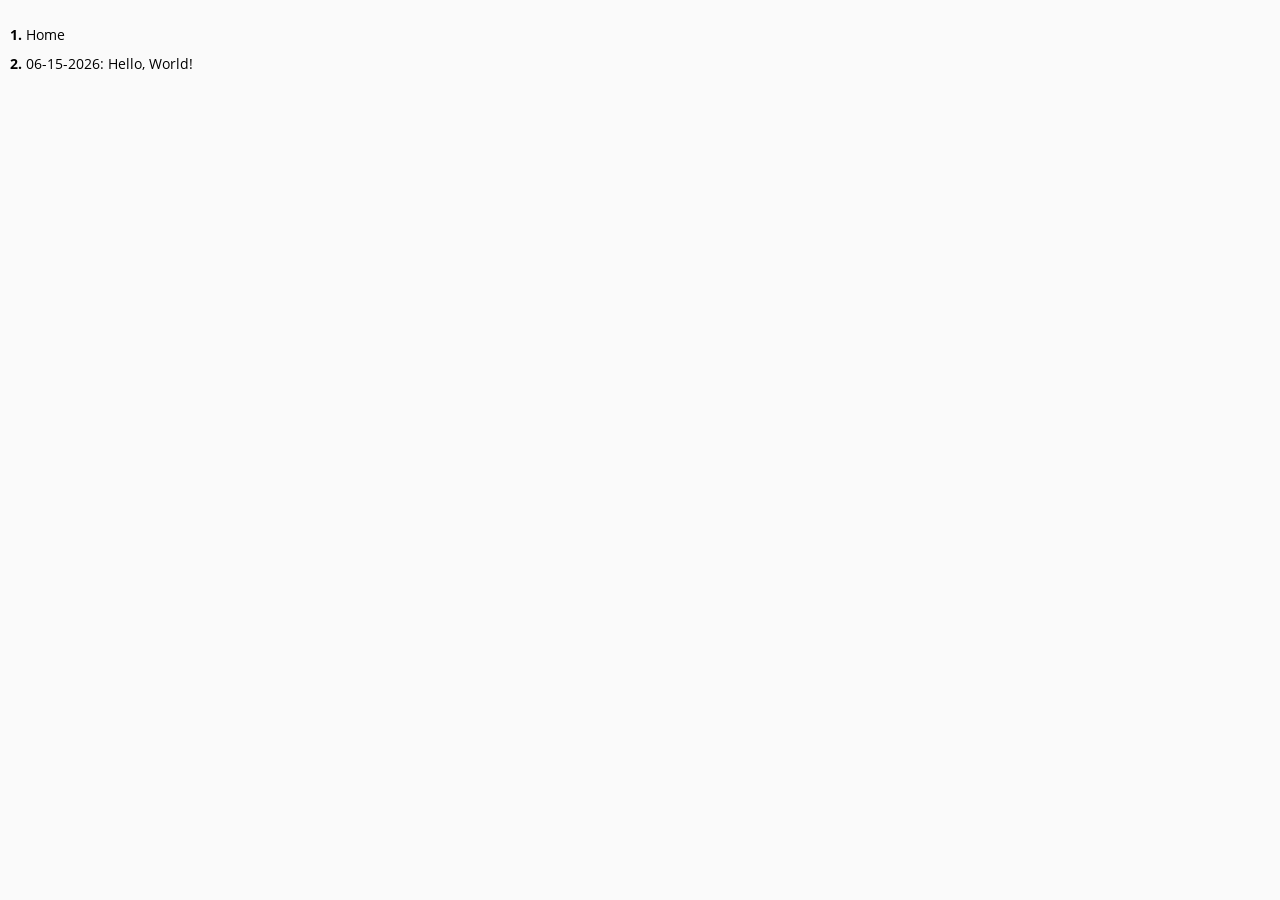
<file: devlog/book/toc.html>
<!DOCTYPE HTML>
<html lang="en" class="light" dir="ltr">
    <head>
        <!-- sidebar iframe generated using mdBook

        This is a frame, and not included directly in the page, to control the total size of the
        book. The TOC contains an entry for each page, so if each page includes a copy of the TOC,
        the total size of the page becomes O(n**2).

        The frame is only used as a fallback when JS is turned off. When it's on, the sidebar is
        instead added to the main page by `toc.js` instead. The JavaScript mode is better
        because, when running in a `file:///` URL, the iframed page would not be Same-Origin as
        the rest of the page, so the sidebar and the main page theme would fall out of sync.
        -->
        <meta charset="UTF-8">
        <meta name="robots" content="noindex">
        <!-- Custom HTML head -->
        <meta name="viewport" content="width=device-width, initial-scale=1">
        <meta name="theme-color" content="#ffffff">
        <link rel="stylesheet" href="css/variables-8adf115d.css">
        <link rel="stylesheet" href="css/general-0392ca55.css">
        <link rel="stylesheet" href="css/chrome-fc474251.css">
        <link rel="stylesheet" href="css/print-9e4910d8.css" media="print">
        <!-- Fonts -->
        <link rel="stylesheet" href="fonts/fonts-9644e21d.css">
        <!-- Custom theme stylesheets -->
    </head>
    <body class="sidebar-iframe-inner">
        <ol class="chapter"><li class="chapter-item expanded "><span class="chapter-link-wrapper"><a href="home.html" target="_parent"><strong aria-hidden="true">1.</strong> Home</a></span></li><li class="chapter-item expanded "><span class="chapter-link-wrapper"><a href="logs/06-15-2026.html" target="_parent"><strong aria-hidden="true">2.</strong> 06-15-2026: Hello, World!</a></span></li></ol>
    </body>
</html>
</file>
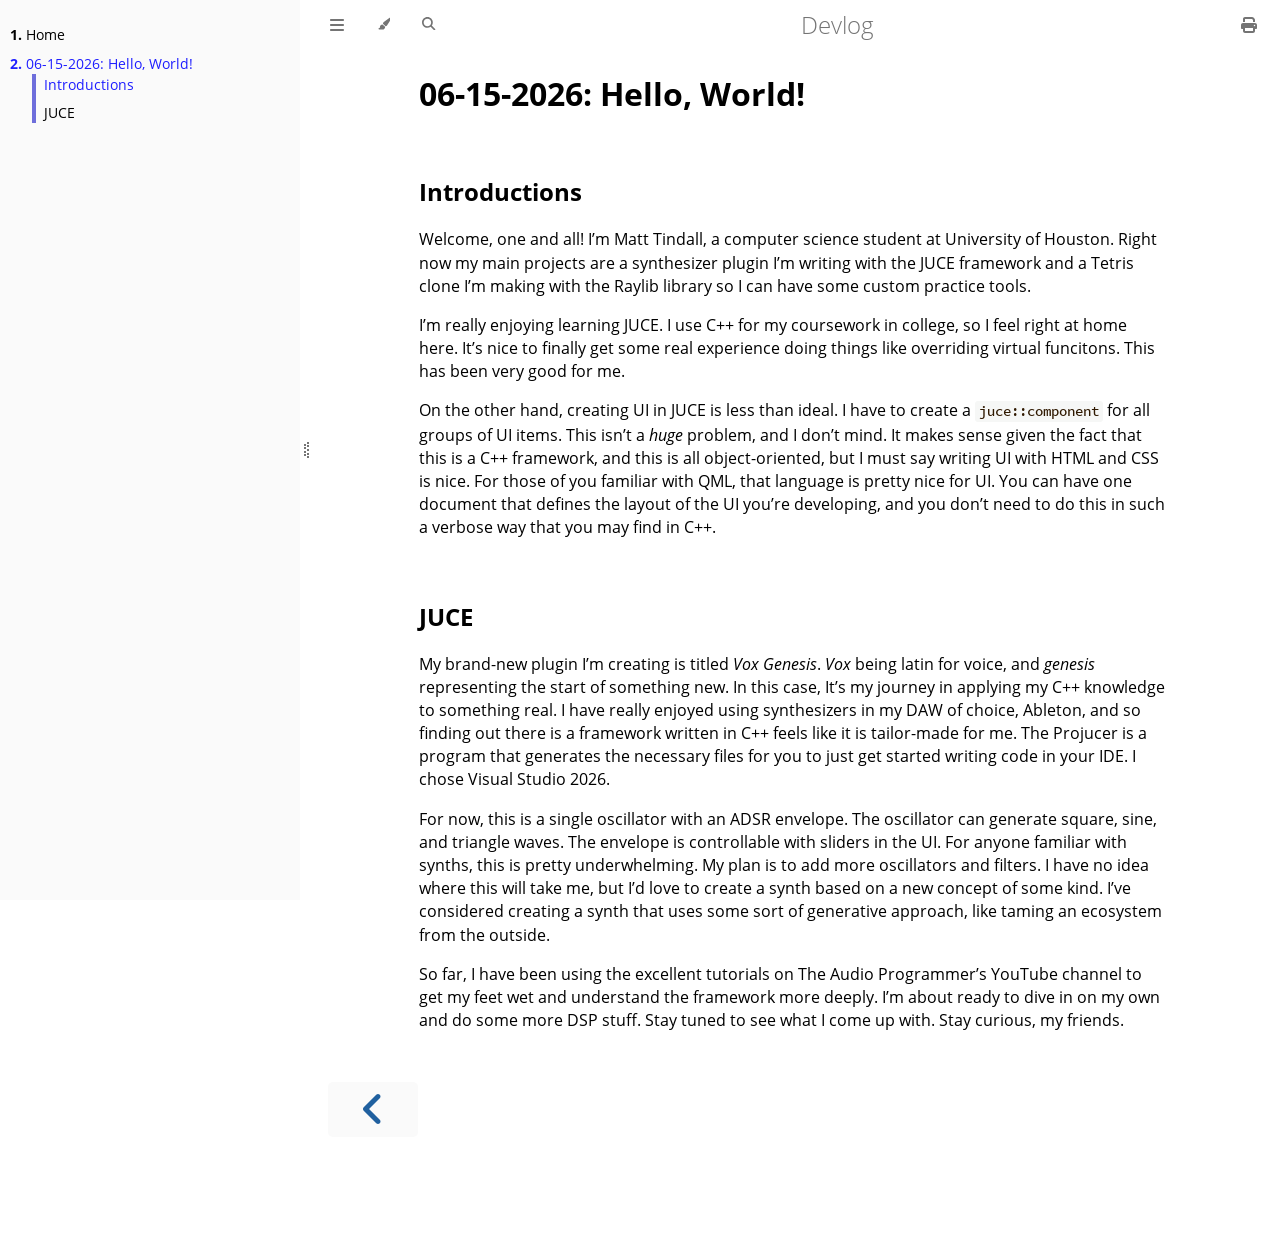
<file: devlog/book/logs/06-15-2026.html>
<!DOCTYPE HTML>
<html lang="en" class="light sidebar-visible" dir="ltr">
    <head>
        <!-- Book generated using mdBook -->
        <meta charset="UTF-8">
        <title>06-15-2026: Hello, World! - Devlog</title>


        <!-- Custom HTML head -->

        <meta name="description" content="">
        <meta name="viewport" content="width=device-width, initial-scale=1">
        <meta name="theme-color" content="#ffffff">

        <link rel="icon" href="../favicon-de23e50b.svg">
        <link rel="shortcut icon" href="../favicon-8114d1fc.png">
        <link rel="stylesheet" href="../css/variables-8adf115d.css">
        <link rel="stylesheet" href="../css/general-0392ca55.css">
        <link rel="stylesheet" href="../css/chrome-fc474251.css">
        <link rel="stylesheet" href="../css/print-9e4910d8.css" media="print">

        <!-- Fonts -->
        <link rel="stylesheet" href="../fonts/fonts-9644e21d.css">

        <!-- Highlight.js Stylesheets -->
        <link rel="stylesheet" id="mdbook-highlight-css" href="../highlight-493f70e1.css">
        <link rel="stylesheet" id="mdbook-tomorrow-night-css" href="../tomorrow-night-4c0ae647.css">
        <link rel="stylesheet" id="mdbook-ayu-highlight-css" href="../ayu-highlight-3fdfc3ac.css">

        <!-- Custom theme stylesheets -->


        <!-- Provide site root and default themes to javascript -->
        <script>
            const path_to_root = "../";
            const default_light_theme = "light";
            const default_dark_theme = "navy";
            window.path_to_searchindex_js = "../searchindex-6781826b.js";
        </script>
        <!-- Start loading toc.js asap -->
        <script src="../toc-294455ac.js"></script>
    </head>
    <body>
    <div id="mdbook-help-container">
        <div id="mdbook-help-popup">
            <h2 class="mdbook-help-title">Keyboard shortcuts</h2>
            <div>
                <p>Press <kbd>←</kbd> or <kbd>→</kbd> to navigate between chapters</p>
                <p>Press <kbd>S</kbd> or <kbd>/</kbd> to search in the book</p>
                <p>Press <kbd>?</kbd> to show this help</p>
                <p>Press <kbd>Esc</kbd> to hide this help</p>
            </div>
        </div>
    </div>
    <div id="mdbook-body-container">
        <!-- Work around some values being stored in localStorage wrapped in quotes -->
        <script>
            try {
                let theme = localStorage.getItem('mdbook-theme');
                let sidebar = localStorage.getItem('mdbook-sidebar');

                if (theme.startsWith('"') && theme.endsWith('"')) {
                    localStorage.setItem('mdbook-theme', theme.slice(1, theme.length - 1));
                }

                if (sidebar.startsWith('"') && sidebar.endsWith('"')) {
                    localStorage.setItem('mdbook-sidebar', sidebar.slice(1, sidebar.length - 1));
                }
            } catch (e) { }
        </script>

        <!-- Set the theme before any content is loaded, prevents flash -->
        <script>
            const default_theme = window.matchMedia("(prefers-color-scheme: dark)").matches ? default_dark_theme : default_light_theme;
            let theme;
            try { theme = localStorage.getItem('mdbook-theme'); } catch(e) { }
            if (theme === null || theme === undefined) { theme = default_theme; }
            const html = document.documentElement;
            html.classList.remove('light')
            html.classList.add(theme);
            html.classList.add("js");
        </script>

        <input type="checkbox" id="mdbook-sidebar-toggle-anchor" class="hidden">

        <!-- Hide / unhide sidebar before it is displayed -->
        <script>
            let sidebar = null;
            const sidebar_toggle = document.getElementById("mdbook-sidebar-toggle-anchor");
            if (document.body.clientWidth >= 1080) {
                try { sidebar = localStorage.getItem('mdbook-sidebar'); } catch(e) { }
                sidebar = sidebar || 'visible';
            } else {
                sidebar = 'hidden';
                sidebar_toggle.checked = false;
            }
            if (sidebar === 'visible') {
                sidebar_toggle.checked = true;
            } else {
                html.classList.remove('sidebar-visible');
            }
        </script>

        <nav id="mdbook-sidebar" class="sidebar" aria-label="Table of contents">
            <!-- populated by js -->
            <mdbook-sidebar-scrollbox class="sidebar-scrollbox"></mdbook-sidebar-scrollbox>
            <noscript>
                <iframe class="sidebar-iframe-outer" src="../toc.html"></iframe>
            </noscript>
            <div id="mdbook-sidebar-resize-handle" class="sidebar-resize-handle">
                <div class="sidebar-resize-indicator"></div>
            </div>
        </nav>

        <div id="mdbook-page-wrapper" class="page-wrapper">

            <div class="page">
                <div id="mdbook-menu-bar-hover-placeholder"></div>
                <div id="mdbook-menu-bar" class="menu-bar sticky">
                    <div class="left-buttons">
                        <label id="mdbook-sidebar-toggle" class="icon-button" for="mdbook-sidebar-toggle-anchor" title="Toggle Table of Contents" aria-label="Toggle Table of Contents" aria-controls="mdbook-sidebar">
                            <span class=fa-svg><svg xmlns="http://www.w3.org/2000/svg" viewBox="0 0 448 512"><!--! Font Awesome Free 6.2.0 by @fontawesome - https://fontawesome.com License - https://fontawesome.com/license/free (Icons: CC BY 4.0, Fonts: SIL OFL 1.1, Code: MIT License) Copyright 2022 Fonticons, Inc. --><path d="M0 96C0 78.3 14.3 64 32 64H416c17.7 0 32 14.3 32 32s-14.3 32-32 32H32C14.3 128 0 113.7 0 96zM0 256c0-17.7 14.3-32 32-32H416c17.7 0 32 14.3 32 32s-14.3 32-32 32H32c-17.7 0-32-14.3-32-32zM448 416c0 17.7-14.3 32-32 32H32c-17.7 0-32-14.3-32-32s14.3-32 32-32H416c17.7 0 32 14.3 32 32z"/></svg></span>
                        </label>
                        <button id="mdbook-theme-toggle" class="icon-button" type="button" title="Change theme" aria-label="Change theme" aria-haspopup="true" aria-expanded="false" aria-controls="mdbook-theme-list">
                            <span class=fa-svg><svg xmlns="http://www.w3.org/2000/svg" viewBox="0 0 576 512"><!--! Font Awesome Free 6.2.0 by @fontawesome - https://fontawesome.com License - https://fontawesome.com/license/free (Icons: CC BY 4.0, Fonts: SIL OFL 1.1, Code: MIT License) Copyright 2022 Fonticons, Inc. --><path d="M371.3 367.1c27.3-3.9 51.9-19.4 67.2-42.9L600.2 74.1c12.6-19.5 9.4-45.3-7.6-61.2S549.7-4.4 531.1 9.6L294.4 187.2c-24 18-38.2 46.1-38.4 76.1L371.3 367.1zm-19.6 25.4l-116-104.4C175.9 290.3 128 339.6 128 400c0 3.9 .2 7.8 .6 11.6c1.8 17.5-10.2 36.4-27.8 36.4H96c-17.7 0-32 14.3-32 32s14.3 32 32 32H240c61.9 0 112-50.1 112-112c0-2.5-.1-5-.2-7.5z"/></svg></span>
                        </button>
                        <ul id="mdbook-theme-list" class="theme-popup" aria-label="Themes" role="menu">
                            <li role="none"><button role="menuitem" class="theme" id="mdbook-theme-default_theme">Auto</button></li>
                            <li role="none"><button role="menuitem" class="theme" id="mdbook-theme-light">Light</button></li>
                            <li role="none"><button role="menuitem" class="theme" id="mdbook-theme-rust">Rust</button></li>
                            <li role="none"><button role="menuitem" class="theme" id="mdbook-theme-coal">Coal</button></li>
                            <li role="none"><button role="menuitem" class="theme" id="mdbook-theme-navy">Navy</button></li>
                            <li role="none"><button role="menuitem" class="theme" id="mdbook-theme-ayu">Ayu</button></li>
                        </ul>
                        <button id="mdbook-search-toggle" class="icon-button" type="button" title="Search (`/`)" aria-label="Toggle Searchbar" aria-expanded="false" aria-keyshortcuts="/ s" aria-controls="mdbook-searchbar">
                            <span class=fa-svg><svg xmlns="http://www.w3.org/2000/svg" viewBox="0 0 512 512"><!--! Font Awesome Free 6.2.0 by @fontawesome - https://fontawesome.com License - https://fontawesome.com/license/free (Icons: CC BY 4.0, Fonts: SIL OFL 1.1, Code: MIT License) Copyright 2022 Fonticons, Inc. --><path d="M416 208c0 45.9-14.9 88.3-40 122.7L502.6 457.4c12.5 12.5 12.5 32.8 0 45.3s-32.8 12.5-45.3 0L330.7 376c-34.4 25.2-76.8 40-122.7 40C93.1 416 0 322.9 0 208S93.1 0 208 0S416 93.1 416 208zM208 352c79.5 0 144-64.5 144-144s-64.5-144-144-144S64 128.5 64 208s64.5 144 144 144z"/></svg></span>
                        </button>
                    </div>

                    <h1 class="menu-title">Devlog</h1>

                    <div class="right-buttons">
                        <a href="../print.html" title="Print this book" aria-label="Print this book">
                            <span class=fa-svg id="print-button"><svg xmlns="http://www.w3.org/2000/svg" viewBox="0 0 512 512"><!--! Font Awesome Free 6.2.0 by @fontawesome - https://fontawesome.com License - https://fontawesome.com/license/free (Icons: CC BY 4.0, Fonts: SIL OFL 1.1, Code: MIT License) Copyright 2022 Fonticons, Inc. --><path d="M128 0C92.7 0 64 28.7 64 64v96h64V64H354.7L384 93.3V160h64V93.3c0-17-6.7-33.3-18.7-45.3L400 18.7C388 6.7 371.7 0 354.7 0H128zM384 352v32 64H128V384 368 352H384zm64 32h32c17.7 0 32-14.3 32-32V256c0-35.3-28.7-64-64-64H64c-35.3 0-64 28.7-64 64v96c0 17.7 14.3 32 32 32H64v64c0 35.3 28.7 64 64 64H384c35.3 0 64-28.7 64-64V384zm-16-88c-13.3 0-24-10.7-24-24s10.7-24 24-24s24 10.7 24 24s-10.7 24-24 24z"/></svg></span>
                        </a>

                    </div>
                </div>

                <div id="mdbook-search-wrapper" class="hidden">
                    <form id="mdbook-searchbar-outer" class="searchbar-outer">
                        <div class="search-wrapper">
                            <input type="search" id="mdbook-searchbar" name="searchbar" placeholder="Search this book ..." aria-controls="mdbook-searchresults-outer" aria-describedby="searchresults-header">
                            <div class="spinner-wrapper">
                                <span class=fa-svg id="fa-spin"><svg xmlns="http://www.w3.org/2000/svg" viewBox="0 0 512 512"><!--! Font Awesome Free 6.2.0 by @fontawesome - https://fontawesome.com License - https://fontawesome.com/license/free (Icons: CC BY 4.0, Fonts: SIL OFL 1.1, Code: MIT License) Copyright 2022 Fonticons, Inc. --><path d="M304 48c0-26.5-21.5-48-48-48s-48 21.5-48 48s21.5 48 48 48s48-21.5 48-48zm0 416c0-26.5-21.5-48-48-48s-48 21.5-48 48s21.5 48 48 48s48-21.5 48-48zM48 304c26.5 0 48-21.5 48-48s-21.5-48-48-48s-48 21.5-48 48s21.5 48 48 48zm464-48c0-26.5-21.5-48-48-48s-48 21.5-48 48s21.5 48 48 48s48-21.5 48-48zM142.9 437c18.7-18.7 18.7-49.1 0-67.9s-49.1-18.7-67.9 0s-18.7 49.1 0 67.9s49.1 18.7 67.9 0zm0-294.2c18.7-18.7 18.7-49.1 0-67.9S93.7 56.2 75 75s-18.7 49.1 0 67.9s49.1 18.7 67.9 0zM369.1 437c18.7 18.7 49.1 18.7 67.9 0s18.7-49.1 0-67.9s-49.1-18.7-67.9 0s-18.7 49.1 0 67.9z"/></svg></span>
                            </div>
                        </div>
                    </form>
                    <div id="mdbook-searchresults-outer" class="searchresults-outer hidden">
                        <div id="mdbook-searchresults-header" class="searchresults-header"></div>
                        <ul id="mdbook-searchresults">
                        </ul>
                    </div>
                </div>

                <!-- Apply ARIA attributes after the sidebar and the sidebar toggle button are added to the DOM -->
                <script>
                    document.getElementById('mdbook-sidebar-toggle').setAttribute('aria-expanded', sidebar === 'visible');
                    document.getElementById('mdbook-sidebar').setAttribute('aria-hidden', sidebar !== 'visible');
                    Array.from(document.querySelectorAll('#mdbook-sidebar a')).forEach(function(link) {
                        link.setAttribute('tabIndex', sidebar === 'visible' ? 0 : -1);
                    });
                </script>

                <div id="mdbook-content" class="content">
                    <main>
                        <h1 id="06-15-2026-hello-world"><a class="header" href="#06-15-2026-hello-world">06-15-2026: Hello, World!</a></h1>
<h2 id="introductions"><a class="header" href="#introductions">Introductions</a></h2>
<p>Welcome, one and all! I’m Matt Tindall, a computer science student at University of Houston. Right now my main projects are
a synthesizer plugin I’m writing with the JUCE framework and a Tetris clone I’m making with the Raylib library so I can have some custom practice tools.</p>
<p>I’m really enjoying learning JUCE. I use C++ for my coursework in college, so I feel right at home here. It’s nice to finally get some real experience doing things like overriding virtual funcitons. This has been very good for me.</p>
<p>On the other hand, creating UI in JUCE is less than ideal. I have to create a <code>juce::component</code> for all groups of UI items. This isn’t a <em>huge</em> problem, and I don’t mind.
It makes sense given the fact that this is a C++ framework, and this is all object-oriented, but I must say writing UI with HTML and CSS is nice.
For those of you familiar with QML, that language is pretty nice for UI. You can have one document that defines the layout of the UI you’re developing, and you don’t need to do this in such a verbose way that you may find in C++.</p>
<h2 id="juce"><a class="header" href="#juce">JUCE</a></h2>
<p>My brand-new plugin I’m creating is titled <em>Vox Genesis</em>. <em>Vox</em> being latin for voice, and <em>genesis</em> representing the start of something new. In this case, It’s my journey in applying my C++ knowledge to something real. I have really enjoyed using synthesizers in my DAW of choice, Ableton, and so finding out there is a framework written in C++ feels like it is tailor-made for me. The Projucer is a program that generates the necessary files for you to just get started writing code in your IDE. I chose Visual Studio 2026.</p>
<p>For now, this is a single oscillator with an ADSR envelope. The oscillator can generate square, sine, and triangle waves. The envelope is controllable with sliders in the UI. For anyone familiar with synths, this is pretty underwhelming. My plan is to add more oscillators and filters. I have no idea where this will take me, but I’d love to create a synth based on a new concept of some kind. I’ve considered creating a synth that uses some sort of generative approach, like taming an ecosystem from the outside.</p>
<p>So far, I have been using the excellent tutorials on The Audio Programmer’s YouTube channel to get my feet wet and understand the framework more deeply. I’m about ready to dive in on my own and do some more DSP stuff. Stay tuned to see what I come up with. Stay curious, my friends.</p>

                    </main>

                    <nav class="nav-wrapper" aria-label="Page navigation">
                        <!-- Mobile navigation buttons -->
                            <a rel="prev" href="../home.html" class="mobile-nav-chapters previous" title="Previous chapter" aria-label="Previous chapter" aria-keyshortcuts="Left">
                                <span class=fa-svg><svg xmlns="http://www.w3.org/2000/svg" viewBox="0 0 320 512"><!--! Font Awesome Free 6.2.0 by @fontawesome - https://fontawesome.com License - https://fontawesome.com/license/free (Icons: CC BY 4.0, Fonts: SIL OFL 1.1, Code: MIT License) Copyright 2022 Fonticons, Inc. --><path d="M41.4 233.4c-12.5 12.5-12.5 32.8 0 45.3l160 160c12.5 12.5 32.8 12.5 45.3 0s12.5-32.8 0-45.3L109.3 256 246.6 118.6c12.5-12.5 12.5-32.8 0-45.3s-32.8-12.5-45.3 0l-160 160z"/></svg></span>
                            </a>


                        <div style="clear: both"></div>
                    </nav>
                </div>
            </div>

            <nav class="nav-wide-wrapper" aria-label="Page navigation">
                    <a rel="prev" href="../home.html" class="nav-chapters previous" title="Previous chapter" aria-label="Previous chapter" aria-keyshortcuts="Left">
                        <span class=fa-svg><svg xmlns="http://www.w3.org/2000/svg" viewBox="0 0 320 512"><!--! Font Awesome Free 6.2.0 by @fontawesome - https://fontawesome.com License - https://fontawesome.com/license/free (Icons: CC BY 4.0, Fonts: SIL OFL 1.1, Code: MIT License) Copyright 2022 Fonticons, Inc. --><path d="M41.4 233.4c-12.5 12.5-12.5 32.8 0 45.3l160 160c12.5 12.5 32.8 12.5 45.3 0s12.5-32.8 0-45.3L109.3 256 246.6 118.6c12.5-12.5 12.5-32.8 0-45.3s-32.8-12.5-45.3 0l-160 160z"/></svg></span>
                    </a>

            </nav>

        </div>

        <template id=fa-eye><span class=fa-svg><svg xmlns="http://www.w3.org/2000/svg" viewBox="0 0 576 512"><!--! Font Awesome Free 6.2.0 by @fontawesome - https://fontawesome.com License - https://fontawesome.com/license/free (Icons: CC BY 4.0, Fonts: SIL OFL 1.1, Code: MIT License) Copyright 2022 Fonticons, Inc. --><path d="M288 32c-80.8 0-145.5 36.8-192.6 80.6C48.6 156 17.3 208 2.5 243.7c-3.3 7.9-3.3 16.7 0 24.6C17.3 304 48.6 356 95.4 399.4C142.5 443.2 207.2 480 288 480s145.5-36.8 192.6-80.6c46.8-43.5 78.1-95.4 93-131.1c3.3-7.9 3.3-16.7 0-24.6c-14.9-35.7-46.2-87.7-93-131.1C433.5 68.8 368.8 32 288 32zM432 256c0 79.5-64.5 144-144 144s-144-64.5-144-144s64.5-144 144-144s144 64.5 144 144zM288 192c0 35.3-28.7 64-64 64c-11.5 0-22.3-3-31.6-8.4c-.2 2.8-.4 5.5-.4 8.4c0 53 43 96 96 96s96-43 96-96s-43-96-96-96c-2.8 0-5.6 .1-8.4 .4c5.3 9.3 8.4 20.1 8.4 31.6z"/></svg></span></template>
        <template id=fa-eye-slash><span class=fa-svg><svg xmlns="http://www.w3.org/2000/svg" viewBox="0 0 640 512"><!--! Font Awesome Free 6.2.0 by @fontawesome - https://fontawesome.com License - https://fontawesome.com/license/free (Icons: CC BY 4.0, Fonts: SIL OFL 1.1, Code: MIT License) Copyright 2022 Fonticons, Inc. --><path d="M38.8 5.1C28.4-3.1 13.3-1.2 5.1 9.2S-1.2 34.7 9.2 42.9l592 464c10.4 8.2 25.5 6.3 33.7-4.1s6.3-25.5-4.1-33.7L525.6 386.7c39.6-40.6 66.4-86.1 79.9-118.4c3.3-7.9 3.3-16.7 0-24.6c-14.9-35.7-46.2-87.7-93-131.1C465.5 68.8 400.8 32 320 32c-68.2 0-125 26.3-169.3 60.8L38.8 5.1zM223.1 149.5C248.6 126.2 282.7 112 320 112c79.5 0 144 64.5 144 144c0 24.9-6.3 48.3-17.4 68.7L408 294.5c5.2-11.8 8-24.8 8-38.5c0-53-43-96-96-96c-2.8 0-5.6 .1-8.4 .4c5.3 9.3 8.4 20.1 8.4 31.6c0 10.2-2.4 19.8-6.6 28.3l-90.3-70.8zm223.1 298L373 389.9c-16.4 6.5-34.3 10.1-53 10.1c-79.5 0-144-64.5-144-144c0-6.9 .5-13.6 1.4-20.2L83.1 161.5C60.3 191.2 44 220.8 34.5 243.7c-3.3 7.9-3.3 16.7 0 24.6c14.9 35.7 46.2 87.7 93 131.1C174.5 443.2 239.2 480 320 480c47.8 0 89.9-12.9 126.2-32.5z"/></svg></span></template>
        <template id=fa-copy><span class=fa-svg><svg xmlns="http://www.w3.org/2000/svg" viewBox="0 0 512 512"><!--! Font Awesome Free 6.2.0 by @fontawesome - https://fontawesome.com License - https://fontawesome.com/license/free (Icons: CC BY 4.0, Fonts: SIL OFL 1.1, Code: MIT License) Copyright 2022 Fonticons, Inc. --><path d="M502.6 70.63l-61.25-61.25C435.4 3.371 427.2 0 418.7 0H255.1c-35.35 0-64 28.66-64 64l.0195 256C192 355.4 220.7 384 256 384h192c35.2 0 64-28.8 64-64V93.25C512 84.77 508.6 76.63 502.6 70.63zM464 320c0 8.836-7.164 16-16 16H255.1c-8.838 0-16-7.164-16-16L239.1 64.13c0-8.836 7.164-16 16-16h128L384 96c0 17.67 14.33 32 32 32h47.1V320zM272 448c0 8.836-7.164 16-16 16H63.1c-8.838 0-16-7.164-16-16L47.98 192.1c0-8.836 7.164-16 16-16H160V128H63.99c-35.35 0-64 28.65-64 64l.0098 256C.002 483.3 28.66 512 64 512h192c35.2 0 64-28.8 64-64v-32h-47.1L272 448z"/></svg></span></template>
        <template id=fa-play><span class=fa-svg><svg xmlns="http://www.w3.org/2000/svg" viewBox="0 0 384 512"><!--! Font Awesome Free 6.2.0 by @fontawesome - https://fontawesome.com License - https://fontawesome.com/license/free (Icons: CC BY 4.0, Fonts: SIL OFL 1.1, Code: MIT License) Copyright 2022 Fonticons, Inc. --><path d="M73 39c-14.8-9.1-33.4-9.4-48.5-.9S0 62.6 0 80V432c0 17.4 9.4 33.4 24.5 41.9s33.7 8.1 48.5-.9L361 297c14.3-8.7 23-24.2 23-41s-8.7-32.2-23-41L73 39z"/></svg></span></template>
        <template id=fa-clock-rotate-left><span class=fa-svg><svg xmlns="http://www.w3.org/2000/svg" viewBox="0 0 512 512"><!--! Font Awesome Free 6.2.0 by @fontawesome - https://fontawesome.com License - https://fontawesome.com/license/free (Icons: CC BY 4.0, Fonts: SIL OFL 1.1, Code: MIT License) Copyright 2022 Fonticons, Inc. --><path d="M75 75L41 41C25.9 25.9 0 36.6 0 57.9V168c0 13.3 10.7 24 24 24H134.1c21.4 0 32.1-25.9 17-41l-30.8-30.8C155 85.5 203 64 256 64c106 0 192 86 192 192s-86 192-192 192c-40.8 0-78.6-12.7-109.7-34.4c-14.5-10.1-34.4-6.6-44.6 7.9s-6.6 34.4 7.9 44.6C151.2 495 201.7 512 256 512c141.4 0 256-114.6 256-256S397.4 0 256 0C185.3 0 121.3 28.7 75 75zm181 53c-13.3 0-24 10.7-24 24V256c0 6.4 2.5 12.5 7 17l72 72c9.4 9.4 24.6 9.4 33.9 0s9.4-24.6 0-33.9l-65-65V152c0-13.3-10.7-24-24-24z"/></svg></span></template>

        <!-- Livereload script (if served using the cli tool) -->
        <script>
            const wsProtocol = location.protocol === 'https:' ? 'wss:' : 'ws:';
            const wsAddress = wsProtocol + "//" + location.host + "/" + "__livereload";
            const socket = new WebSocket(wsAddress);
            socket.onmessage = function (event) {
                if (event.data === "reload") {
                    socket.close();
                    location.reload();
                }
            };

            window.onbeforeunload = function() {
                socket.close();
            }
        </script>


        <script>
            window.playground_copyable = true;
        </script>


        <script src="../elasticlunr-ef4e11c1.min.js"></script>
        <script src="../mark-09e88c2c.min.js"></script>
        <script src="../searcher-09f2665d.js"></script>

        <script src="../clipboard-1626706a.min.js"></script>
        <script src="../highlight-abc7f01d.js"></script>
        <script src="../book-c22b7243.js"></script>

        <!-- Custom JS scripts -->



    </div>
    </body>
</html>
</file>
<file: styles.css>
@import url('https://fonts.googleapis.com/css2?family=Inter:wght@400;700&display=swap');

:root {
  --primary-color: #ff0000;
  --secondary-color: #5f7c9b;
  --hover-color: #003d80;
  --bg-light: #803838;
  --bg-dark: #453f3f;
  --text-dark: #e0cdcd;
  --shadow: 0px 4px 6px rgba(0, 0, 0, 0.1);
  --border-radius: 8px;

  --sidebar-width: 100px;
  --sidebar-border-width: 5px;
}

body {
  font-family: 'Inter', sans-serif;
  background-color: var(--bg-dark);
  color: var(--text-dark);
  line-height: 1.6;
}

main {
  background-color: var(--bg-dark);
  margin-left: calc(var(--sidebar-width) + var(--sidebar-border-width));
}

header {
  text-align: center;
  padding: 20px;
  background-color: var(--primary-color);
  margin-left: calc(var(--sidebar-border-width) + var(--sidebar-width));
  color: white;
}

header h1 {
  font-size: 2.5rem;
  margin: 10px 0;
}

footer {
  margin-top: auto;
  text-align: center;
  padding: 20px;
  background-color: var(--bg-light);
  box-shadow: var(--shadow);
}

button {
  padding: 10px 20px;
  background-color: var(--secondary-color);
  color: white;
  border: none;
  border-radius: 5px;
  font-size: 1rem;
  cursor: pointer;
  margin-top: 10px;
  transition: background-color 0.2s;
}

button:hover {
  background-color: var(--hover-color);
}

.sidebar {
  height: 100%;
  width: var(--sidebar-width);
  position: fixed;
  top: 0;
  left: 0;
  z-index: 1;
  overflow-x: hidden;
  padding-top: 5px;
  padding-left: 0;
  background-color: rgb(144, 103, 103);

  border-style: solid;
  border-width: var(--sidebar-border-width);
  border-left: 0px;
  border-color: rgb(167, 72, 72);
  border-radius: var(--border-radius);
}

.sidebar ul {
  padding-left: 0;
  list-style-type: none;
}

.sidebar li {
  margin: 4px;
  border-style: solid;
  border-radius: var(--border-radius);
  border-color: rgb(81, 101, 94);
  background-color: #e0cdcd;
  padding: 3px;
  text-align: center;
}

.about, .projects, .devlog {
  padding: 20px;
  max-width: 800px;
  margin: 20px auto;
  background: var(--bg-light);
  box-shadow: var(--shadow);
  border-radius: var(--border-radius);
}

.about {
  text-align: center;
}

.about-img {
  width: 300px;
  height: auto;
  border-radius: 10px;
  display: block;
  margin: 10px auto;
}

.about h2,
.projects h2 {
  font-size: 1.8rem;
  text-align: center;
  color: #5c728a;
}

.about p {
  font-size: 1.1rem;
}

.projects ul {
  list-style: none;
  padding: 0;
}

.projects li {
  background: #631313;
  margin: 10px 0;
  padding: 10px;
  border-radius: 5px;
  box-shadow: var(--shadow);
  font-size: 1.1rem;
}
</file>
<file: devlog/book/css/variables-8adf115d.css>
/* Globals */

:root {
    --sidebar-target-width: 300px;
    --sidebar-width: min(var(--sidebar-target-width), 80vw);
    --sidebar-resize-indicator-width: 8px;
    --sidebar-resize-indicator-space: 2px;
    --page-padding: 15px;
    --content-max-width: 750px;
    --menu-bar-height: 50px;
    --mono-font: "Source Code Pro", Consolas, "Ubuntu Mono", Menlo, "DejaVu Sans Mono", monospace, monospace;
    --code-font-size: 0.875em; /* please adjust the ace font size accordingly in editor.js */
    --searchbar-margin-block-start: 5px;
}

/* Themes */

.ayu {
    --bg: hsl(210, 25%, 8%);
    --fg: #c5c5c5;

    --sidebar-bg: #14191f;
    --sidebar-fg: #c8c9db;
    --sidebar-non-existant: #5c6773;
    --sidebar-active: #ffb454;
    --sidebar-spacer: #2d334f;

    --scrollbar: var(--sidebar-fg);

    --icons: #737480;
    --icons-hover: #b7b9cc;

    --links: #0096cf;

    --inline-code-color: #ffb454;

    --theme-popup-bg: #14191f;
    --theme-popup-border: #5c6773;
    --theme-hover: #191f26;

    --quote-bg: hsl(226, 15%, 17%);
    --quote-border: hsl(226, 15%, 22%);

    --warning-border: #ff8e00;

    --table-border-color: hsl(210, 25%, 13%);
    --table-header-bg: hsl(210, 25%, 28%);
    --table-alternate-bg: hsl(210, 25%, 11%);

    --searchbar-border-color: #848484;
    --searchbar-bg: #424242;
    --searchbar-fg: #fff;
    --searchbar-shadow-color: #d4c89f;
    --searchresults-header-fg: #666;
    --searchresults-border-color: #888;
    --searchresults-li-bg: #252932;
    --search-mark-bg: #e3b171;

    --color-scheme: dark;

    /* Same as `--icons` */
    --copy-button-filter: invert(45%) sepia(6%) saturate(621%) hue-rotate(198deg) brightness(99%) contrast(85%);
    /* Same as `--sidebar-active` */
    --copy-button-filter-hover: invert(68%) sepia(55%) saturate(531%) hue-rotate(341deg) brightness(104%) contrast(101%);

    --footnote-highlight: #2668a6;

    --overlay-bg: rgba(33, 40, 48, 0.4);

    --blockquote-note-color: #74b9ff;
    --blockquote-tip-color: #09ca09;
    --blockquote-important-color: #d3abff;
    --blockquote-warning-color: #f0b72f;
    --blockquote-caution-color: #f21424;

    --sidebar-header-border-color: #c18639;
}

.coal {
    --bg: hsl(200, 7%, 8%);
    --fg: #98a3ad;

    --sidebar-bg: #292c2f;
    --sidebar-fg: #a1adb8;
    --sidebar-non-existant: #505254;
    --sidebar-active: #3473ad;
    --sidebar-spacer: #393939;

    --scrollbar: var(--sidebar-fg);

    --icons: #43484d;
    --icons-hover: #b3c0cc;

    --links: #2b79a2;

    --inline-code-color: #c5c8c6;

    --theme-popup-bg: #141617;
    --theme-popup-border: #43484d;
    --theme-hover: #1f2124;

    --quote-bg: hsl(234, 21%, 18%);
    --quote-border: hsl(234, 21%, 23%);

    --warning-border: #ff8e00;

    --table-border-color: hsl(200, 7%, 13%);
    --table-header-bg: hsl(200, 7%, 28%);
    --table-alternate-bg: hsl(200, 7%, 11%);

    --searchbar-border-color: #aaa;
    --searchbar-bg: #b7b7b7;
    --searchbar-fg: #000;
    --searchbar-shadow-color: #aaa;
    --searchresults-header-fg: #666;
    --searchresults-border-color: #98a3ad;
    --searchresults-li-bg: #2b2b2f;
    --search-mark-bg: #355c7d;

    --color-scheme: dark;

    /* Same as `--icons` */
    --copy-button-filter: invert(26%) sepia(8%) saturate(575%) hue-rotate(169deg) brightness(87%) contrast(82%);
    /* Same as `--sidebar-active` */
    --copy-button-filter-hover: invert(36%) sepia(70%) saturate(503%) hue-rotate(167deg) brightness(98%) contrast(89%);

    --footnote-highlight: #4079ae;

    --overlay-bg: rgba(33, 40, 48, 0.4);

    --blockquote-note-color: #4493f8;
    --blockquote-tip-color: #08ae08;
    --blockquote-important-color: #ab7df8;
    --blockquote-warning-color: #d29922;
    --blockquote-caution-color: #d91b29;

    --sidebar-header-border-color: #3473ad;
}

.light, html:not(.js) {
    --bg: hsl(0, 0%, 100%);
    --fg: hsl(0, 0%, 0%);

    --sidebar-bg: #fafafa;
    --sidebar-fg: hsl(0, 0%, 0%);
    --sidebar-non-existant: #aaaaaa;
    --sidebar-active: #1f1fff;
    --sidebar-spacer: #f4f4f4;

    --scrollbar: #8F8F8F;

    --icons: #747474;
    --icons-hover: #000000;

    --links: #20609f;

    --inline-code-color: #301900;

    --theme-popup-bg: #fafafa;
    --theme-popup-border: #cccccc;
    --theme-hover: #e6e6e6;

    --quote-bg: hsl(197, 37%, 96%);
    --quote-border: hsl(197, 37%, 91%);

    --warning-border: #ff8e00;

    --table-border-color: hsl(0, 0%, 95%);
    --table-header-bg: hsl(0, 0%, 80%);
    --table-alternate-bg: hsl(0, 0%, 97%);

    --searchbar-border-color: #aaa;
    --searchbar-bg: #fafafa;
    --searchbar-fg: #000;
    --searchbar-shadow-color: #aaa;
    --searchresults-header-fg: #666;
    --searchresults-border-color: #888;
    --searchresults-li-bg: #e4f2fe;
    --search-mark-bg: #a2cff5;

    --color-scheme: light;

    /* Same as `--icons` */
    --copy-button-filter: invert(45.49%);
    /* Same as `--sidebar-active` */
    --copy-button-filter-hover: invert(14%) sepia(93%) saturate(4250%) hue-rotate(243deg) brightness(99%) contrast(130%);

    --footnote-highlight: #7e7eff;

    --overlay-bg: rgba(200, 200, 205, 0.4);

    --blockquote-note-color: #0969da;
    --blockquote-tip-color: #008000;
    --blockquote-important-color: #8250df;
    --blockquote-warning-color: #9a6700;
    --blockquote-caution-color: #b52731;

    --sidebar-header-border-color: #6e6edb;
}

.navy {
    --bg: hsl(226, 23%, 11%);
    --fg: #bcbdd0;

    --sidebar-bg: #282d3f;
    --sidebar-fg: #c8c9db;
    --sidebar-non-existant: #505274;
    --sidebar-active: #2b79a2;
    --sidebar-spacer: #2d334f;

    --scrollbar: var(--sidebar-fg);

    --icons: #737480;
    --icons-hover: #b7b9cc;

    --links: #2b79a2;

    --inline-code-color: #c5c8c6;

    --theme-popup-bg: #161923;
    --theme-popup-border: #737480;
    --theme-hover: #282e40;

    --quote-bg: hsl(226, 15%, 17%);
    --quote-border: hsl(226, 15%, 22%);

    --warning-border: #ff8e00;

    --table-border-color: hsl(226, 23%, 16%);
    --table-header-bg: hsl(226, 23%, 31%);
    --table-alternate-bg: hsl(226, 23%, 14%);

    --searchbar-border-color: #aaa;
    --searchbar-bg: #aeaec6;
    --searchbar-fg: #000;
    --searchbar-shadow-color: #aaa;
    --searchresults-header-fg: #5f5f71;
    --searchresults-border-color: #5c5c68;
    --searchresults-li-bg: #242430;
    --search-mark-bg: #a2cff5;

    --color-scheme: dark;

    /* Same as `--icons` */
    --copy-button-filter: invert(51%) sepia(10%) saturate(393%) hue-rotate(198deg) brightness(86%) contrast(87%);
    /* Same as `--sidebar-active` */
    --copy-button-filter-hover: invert(46%) sepia(20%) saturate(1537%) hue-rotate(156deg) brightness(85%) contrast(90%);

    --footnote-highlight: #4079ae;

    --overlay-bg: rgba(33, 40, 48, 0.4);

    --blockquote-note-color: #4493f8;
    --blockquote-tip-color: #09ca09;
    --blockquote-important-color: #ab7df8;
    --blockquote-warning-color: #d29922;
    --blockquote-caution-color: #f21424;

    --sidebar-header-border-color: #2f6ab5;
}

.rust {
    --bg: hsl(60, 9%, 87%);
    --fg: #262625;

    --sidebar-bg: #3b2e2a;
    --sidebar-fg: #c8c9db;
    --sidebar-non-existant: #505254;
    --sidebar-active: #e69f67;
    --sidebar-spacer: #45373a;

    --scrollbar: var(--sidebar-fg);

    --icons: #737480;
    --icons-hover: #262625;

    --links: #2b79a2;

    --inline-code-color: #6e6b5e;

    --theme-popup-bg: #e1e1db;
    --theme-popup-border: #b38f6b;
    --theme-hover: #99908a;

    --quote-bg: hsl(60, 5%, 75%);
    --quote-border: hsl(60, 5%, 70%);

    --warning-border: #ff8e00;

    --table-border-color: hsl(60, 9%, 82%);
    --table-header-bg: #b3a497;
    --table-alternate-bg: hsl(60, 9%, 84%);

    --searchbar-border-color: #aaa;
    --searchbar-bg: #fafafa;
    --searchbar-fg: #000;
    --searchbar-shadow-color: #aaa;
    --searchresults-header-fg: #666;
    --searchresults-border-color: #888;
    --searchresults-li-bg: #dec2a2;
    --search-mark-bg: #e69f67;

    /* Same as `--icons` */
    --copy-button-filter: invert(51%) sepia(10%) saturate(393%) hue-rotate(198deg) brightness(86%) contrast(87%);
    /* Same as `--sidebar-active` */
    --copy-button-filter-hover: invert(77%) sepia(16%) saturate(1798%) hue-rotate(328deg) brightness(98%) contrast(83%);

    --footnote-highlight: #d3a17a;

    --overlay-bg: rgba(150, 150, 150, 0.25);

    --blockquote-note-color: #023b95;
    --blockquote-tip-color: #007700;
    --blockquote-important-color: #8250df;
    --blockquote-warning-color: #603700;
    --blockquote-caution-color: #aa1721;

    --sidebar-header-border-color: #8c391f;
}

@media (prefers-color-scheme: dark) {
    html:not(.js) {
        --bg: hsl(200, 7%, 8%);
        --fg: #98a3ad;

        --sidebar-bg: #292c2f;
        --sidebar-fg: #a1adb8;
        --sidebar-non-existant: #505254;
        --sidebar-active: #3473ad;
        --sidebar-spacer: #393939;

        --scrollbar: var(--sidebar-fg);

        --icons: #43484d;
        --icons-hover: #b3c0cc;

        --links: #2b79a2;

        --inline-code-color: #c5c8c6;

        --theme-popup-bg: #141617;
        --theme-popup-border: #43484d;
        --theme-hover: #1f2124;

        --quote-bg: hsl(234, 21%, 18%);
        --quote-border: hsl(234, 21%, 23%);

        --warning-border: #ff8e00;

        --table-border-color: hsl(200, 7%, 13%);
        --table-header-bg: hsl(200, 7%, 28%);
        --table-alternate-bg: hsl(200, 7%, 11%);

        --searchbar-border-color: #aaa;
        --searchbar-bg: #b7b7b7;
        --searchbar-fg: #000;
        --searchbar-shadow-color: #aaa;
        --searchresults-header-fg: #666;
        --searchresults-border-color: #98a3ad;
        --searchresults-li-bg: #2b2b2f;
        --search-mark-bg: #355c7d;

        --color-scheme: dark;

        /* Same as `--icons` */
        --copy-button-filter: invert(26%) sepia(8%) saturate(575%) hue-rotate(169deg) brightness(87%) contrast(82%);
        /* Same as `--sidebar-active` */
        --copy-button-filter-hover: invert(36%) sepia(70%) saturate(503%) hue-rotate(167deg) brightness(98%) contrast(89%);

        --footnote-highlight: #4079ae;

        --overlay-bg: rgba(33, 40, 48, 0.4);

        --blockquote-note-color: #4493f8;
        --blockquote-tip-color: #08ae08;
        --blockquote-important-color: #ab7df8;
        --blockquote-warning-color: #d29922;
        --blockquote-caution-color: #d91b29;

        --sidebar-header-border-color: #3473ad;
    }
}
</file>
<file: devlog/book/css/general-0392ca55.css>
/* Base styles and content styles */

:root {
    /* Browser default font-size is 16px, this way 1 rem = 10px */
    font-size: 62.5%;
    color-scheme: var(--color-scheme);
}

html {
    font-family: "Open Sans", sans-serif;
    color: var(--fg);
    background-color: var(--bg);
    text-size-adjust: none;
    -webkit-text-size-adjust: none;
}

body {
    margin: 0;
    font-size: 1.6rem;
    overflow-x: hidden;
}

code {
    font-family: var(--mono-font) !important;
    font-size: var(--code-font-size);
    direction: ltr !important;
}

/* make long words/inline code not x overflow */
main {
    overflow-wrap: break-word;
}

/* make wide tables scroll if they overflow */
.table-wrapper {
    overflow-x: auto;
}

/* Don't change font size in headers. */
h1 code, h2 code, h3 code, h4 code, h5 code, h6 code {
    font-size: unset;
}

.left { float: left; }
.right { float: right; }
.boring { opacity: 0.6; }
.hide-boring .boring { display: none; }
.hidden { display: none !important; }

h2, h3 { margin-block-start: 2.5em; }
h4, h5 { margin-block-start: 2em; }

.header + .header h3,
.header + .header h4,
.header + .header h5 {
    margin-block-start: 1em;
}

h1:target::before,
h2:target::before,
h3:target::before,
h4:target::before,
h5:target::before,
h6:target::before,
dt:target::before {
    display: inline-block;
    content: "»";
    margin-inline-start: -30px;
    width: 30px;
}

/* This is broken on Safari as of version 14, but is fixed
   in Safari Technology Preview 117 which I think will be Safari 14.2.
   https://bugs.webkit.org/show_bug.cgi?id=218076
*/
:target {
    /* Safari does not support logical properties */
    scroll-margin-top: calc(var(--menu-bar-height) + 0.5em);
}

.page {
    outline: 0;
    padding: 0 var(--page-padding);
    margin-block-start: calc(0px - var(--menu-bar-height)); /* Compensate for the #mdbook-menu-bar-hover-placeholder */
}
.page-wrapper {
    box-sizing: border-box;
    background-color: var(--bg);
}
html:not(.js) .page-wrapper,
.js:not(.sidebar-resizing) .page-wrapper {
    transition: margin-left 0.3s ease, transform 0.3s ease; /* Animation: slide away */
}
[dir=rtl]:not(.js) .page-wrapper,
[dir=rtl].js:not(.sidebar-resizing) .page-wrapper {
    transition: margin-right 0.3s ease, transform 0.3s ease; /* Animation: slide away */
}

.content {
    overflow-y: auto;
    padding: 0 5px 50px 5px;
}
.content main {
    margin-inline-start: auto;
    margin-inline-end: auto;
    max-width: var(--content-max-width);
}
.content p { line-height: 1.45em; }
.content ol { line-height: 1.45em; }
.content ul { line-height: 1.45em; }
.content a { text-decoration: none; }
.content a:hover { text-decoration: underline; }
.content img, .content video { max-width: 100%; }
.content .header:link,
.content .header:visited {
    color: var(--fg);
}
.content .header:link,
.content .header:visited:hover {
    text-decoration: none;
}

table {
    margin: 0 auto;
    border-collapse: collapse;
}
table td {
    padding: 3px 20px;
    border: 1px var(--table-border-color) solid;
}
table thead {
    background: var(--table-header-bg);
}
table thead td {
    font-weight: 700;
    border: none;
}
table thead th {
    padding: 3px 20px;
}
table thead tr {
    border: 1px var(--table-header-bg) solid;
}
/* Alternate background colors for rows */
table tbody tr:nth-child(2n) {
    background: var(--table-alternate-bg);
}


blockquote {
    margin: 20px 0;
    padding: 0 20px;
    color: var(--fg);
    background-color: var(--quote-bg);
    border-block-start: .1em solid var(--quote-border);
    border-block-end: .1em solid var(--quote-border);
}

/* TODO: Remove .warning in a future version of mdbook, it is replaced by
blockquote tags. */
.warning {
    margin: 20px;
    padding: 0 20px;
    border-inline-start: 2px solid var(--warning-border);
}

.warning:before {
    position: absolute;
    width: 3rem;
    height: 3rem;
    margin-inline-start: calc(-1.5rem - 21px);
    content: "ⓘ";
    text-align: center;
    background-color: var(--bg);
    color: var(--warning-border);
    font-weight: bold;
    font-size: 2rem;
}

blockquote .warning:before {
    background-color: var(--quote-bg);
}

kbd {
    background-color: var(--table-border-color);
    border-radius: 4px;
    border: solid 1px var(--theme-popup-border);
    box-shadow: inset 0 -1px 0 var(--theme-hover);
    display: inline-block;
    font-size: var(--code-font-size);
    font-family: var(--mono-font);
    line-height: 10px;
    padding: 4px 5px;
    vertical-align: middle;
}

sup {
    /* Set the line-height for superscript and footnote references so that there
       isn't an awkward space appearing above lines that contain the footnote.

       See https://github.com/rust-lang/mdBook/pull/2443#discussion_r1813773583
       for an explanation.
    */
    line-height: 0;
}

.footnote-definition {
    font-size: 0.9em;
}
/* The default spacing for a list is a little too large. */
.footnote-definition ul,
.footnote-definition ol {
    padding-left: 20px;
}
.footnote-definition > li {
    /* Required to position the ::before target */
    position: relative;
}
.footnote-definition > li:target {
    scroll-margin-top: 50vh;
}
.footnote-reference:target {
    scroll-margin-top: 50vh;
}
/* Draws a border around the footnote (including the marker) when it is selected.
   TODO: If there are multiple linkbacks, highlight which one you just came
   from so you know which one to click.
*/
.footnote-definition > li:target::before {
    border: 2px solid var(--footnote-highlight);
    border-radius: 6px;
    position: absolute;
    top: -8px;
    right: -8px;
    bottom: -8px;
    left: -32px;
    pointer-events: none;
    content: "";
}
/* Pulses the footnote reference so you can quickly see where you left off reading.
   This could use some improvement.
*/
@media not (prefers-reduced-motion) {
    .footnote-reference:target  {
        animation: fn-highlight 0.8s;
        border-radius: 2px;
    }

    @keyframes fn-highlight {
        from {
            background-color: var(--footnote-highlight);
        }
    }
}

.tooltiptext {
    position: absolute;
    visibility: hidden;
    color: #fff;
    background-color: #333;
    transform: translateX(-50%); /* Center by moving tooltip 50% of its width left */
    left: -8px; /* Half of the width of the icon */
    top: -35px;
    font-size: 0.8em;
    text-align: center;
    border-radius: 6px;
    padding: 5px 8px;
    margin: 5px;
    z-index: 1000;
}
.tooltipped .tooltiptext {
    visibility: visible;
}

.chapter li.part-title {
    color: var(--sidebar-fg);
    margin: 5px 0px;
    font-weight: bold;
}

.result-no-output {
    font-style: italic;
}

.fa-svg svg {
    width: 1em;
    height: 1em;
    fill: currentColor;
    margin-bottom: -0.1em;
}

dt {
    font-weight: bold;
    margin-top: 0.5em;
    margin-bottom: 0.1em;
}

/* This uses a CSS counter to add numbers to definitions, but only if there is
 more than one definition. */
dl, dt {
    counter-reset: dd-counter;
}

/* When there is more than one definition, increment the counter. The first
selector selects the first definition, and the second one selects definitions
2 and beyond.*/
dd:has(+ dd), dd + dd {
    counter-increment: dd-counter;
    /* Use flex display to help with positioning the numbers when there is a p
    tag inside the definition. */
    display: flex;
    align-items: flex-start;
}

/* Shows the counter for definitions. The first selector selects the first
definition, and the second one selections definitions 2 and beyond.*/
dd:has(+ dd)::before, dd + dd::before  {
    content: counter(dd-counter) ". ";
    font-weight: 600;
    display: inline-block;
    margin-right: 0.5em;
}

dd > p {
    /* For loose definitions that have a p tag inside, don't add a bunch of
    space before the definition. */
    margin-top: 0;
}

/* Remove some excess space from the bottom. */
.blockquote-tag p:last-child {
    margin-bottom: 2px;
}

.blockquote-tag {
    /* Add some padding to make the vertical bar a little taller than the text.*/
    padding: 2px 0px 2px 20px;
    /* Add a solid color bar on the left side. */
    border-inline-start-style: solid;
    border-inline-start-width: 4px;
    /* Disable the background color from normal blockquotes . */
    background-color: inherit;
    /* Disable border blocks from blockquotes. */
    border-block-start: none;
    border-block-end: none;
}

.blockquote-tag-title svg {
    fill: currentColor;
    /* Add space between the icon and the title. */
    margin-right: 8px;
}

.blockquote-tag-note {
    border-inline-start-color: var(--blockquote-note-color);
}

.blockquote-tag-tip {
    border-inline-start-color: var(--blockquote-tip-color);
}

.blockquote-tag-important {
    border-inline-start-color: var(--blockquote-important-color);
}

.blockquote-tag-warning {
    border-inline-start-color: var(--blockquote-warning-color);
}

.blockquote-tag-caution {
    border-inline-start-color: var(--blockquote-caution-color);
}

.blockquote-tag-note > .blockquote-tag-title {
    color: var(--blockquote-note-color);
}

.blockquote-tag-tip > .blockquote-tag-title {
    color: var(--blockquote-tip-color);
}

.blockquote-tag-important > .blockquote-tag-title {
    color: var(--blockquote-important-color);
}

.blockquote-tag-warning > .blockquote-tag-title {
    color: var(--blockquote-warning-color);
}

.blockquote-tag-caution > .blockquote-tag-title {
    color: var(--blockquote-caution-color);
}

.blockquote-tag-title {
    /* Slightly increase the weight for more emphasis. */
    font-weight: 600;
    /* Vertically center the icon with the text. */
    display: flex;
    align-items: center;
    /* Remove default large margins for a more compact display. */
    margin: 2px 0 8px 0;
}

.blockquote-tag-title .fa-svg {
    fill: currentColor;
    /* Add some space between the icon and the text. */
    margin-right: 8px;
}
</file>
<file: devlog/book/css/chrome-fc474251.css>
/* CSS for UI elements (a.k.a. chrome) */

html {
    scrollbar-color: var(--scrollbar) transparent;
}
#mdbook-searchresults a,
.content a:link,
a:visited,
a > .hljs {
    color: var(--links);
}

/*
    mdbook-body-container is necessary because mobile browsers don't seem to like
    overflow-x on the body tag when there is a <meta name="viewport"> tag.
*/
#mdbook-body-container {
    /*
        This is used when the sidebar pushes the body content off the side of
        the screen on small screens. Without it, dragging on mobile Safari
        will want to reposition the viewport in a weird way.
    */
    overflow-x: clip;
}

/* Menu Bar */

#mdbook-menu-bar,
#mdbook-menu-bar-hover-placeholder {
    z-index: 101;
    margin: auto calc(0px - var(--page-padding));
}
#mdbook-menu-bar {
    position: relative;
    display: flex;
    flex-wrap: wrap;
    background-color: var(--bg);
    border-block-end-color: var(--bg);
    border-block-end-width: 1px;
    border-block-end-style: solid;
}
#mdbook-menu-bar.sticky,
#mdbook-menu-bar-hover-placeholder:hover + #mdbook-menu-bar,
#mdbook-menu-bar:hover,
html.sidebar-visible #mdbook-menu-bar {
    position: -webkit-sticky;
    position: sticky;
    top: 0 !important;
}
#mdbook-menu-bar-hover-placeholder {
    position: sticky;
    position: -webkit-sticky;
    top: 0;
    height: var(--menu-bar-height);
}
#mdbook-menu-bar.bordered {
    border-block-end-color: var(--table-border-color);
}
#mdbook-menu-bar .fa-svg, #mdbook-menu-bar .icon-button {
    position: relative;
    padding: 0 8px;
    z-index: 10;
    line-height: var(--menu-bar-height);
    cursor: pointer;
    transition: color 0.5s;
}
@media only screen and (max-width: 420px) {
    #mdbook-menu-bar .fa-svg, #mdbook-menu-bar .icon-button {
        padding: 0 5px;
    }
}

.icon-button {
    border: none;
    background: none;
    padding: 0;
    color: inherit;
}
.icon-button .fa-svg {
    margin: 0;
}

.right-buttons {
    margin: 0 15px;
}
.right-buttons a {
    text-decoration: none;
}

.left-buttons {
    display: flex;
    margin: 0 5px;
}
html:not(.js) .left-buttons button {
    display: none;
}

.menu-title {
    display: inline-block;
    font-weight: 200;
    font-size: 2.4rem;
    line-height: var(--menu-bar-height);
    text-align: center;
    margin: 0;
    flex: 1;
    white-space: nowrap;
    overflow: hidden;
    text-overflow: ellipsis;
}
.menu-title {
    cursor: pointer;
}

.menu-bar,
.menu-bar:visited,
.nav-chapters,
.nav-chapters:visited,
.mobile-nav-chapters,
.mobile-nav-chapters:visited,
.menu-bar .icon-button,
.menu-bar a .fa-svg {
    color: var(--icons);
}

.menu-bar .fa-svg:hover,
.menu-bar .icon-button:hover,
.nav-chapters:hover,
.mobile-nav-chapters .fa-svg:hover {
    color: var(--icons-hover);
}

/* Nav Icons */

.nav-chapters {
    font-size: 2.5em;
    text-align: center;
    text-decoration: none;

    position: fixed;
    top: 0;
    bottom: 0;
    margin: 0;
    max-width: 150px;
    min-width: 90px;

    display: flex;
    justify-content: center;
    align-content: center;
    flex-direction: column;

    transition: color 0.5s, background-color 0.5s;
}

.nav-chapters:hover {
    text-decoration: none;
    background-color: var(--theme-hover);
    transition: background-color 0.15s, color 0.15s;
}

.nav-wrapper {
    margin-block-start: 50px;
    display: none;
}

.mobile-nav-chapters {
    font-size: 2.5em;
    text-align: center;
    text-decoration: none;
    width: 90px;
    border-radius: 5px;
    background-color: var(--sidebar-bg);
}

/* Only Firefox supports flow-relative values */
.previous { float: left; }
[dir=rtl] .previous { float: right; }

/* Only Firefox supports flow-relative values */
.next {
    float: right;
    right: var(--page-padding);
}
[dir=rtl] .next {
    float: left;
    right: unset;
    left: var(--page-padding);
}

@media only screen and (max-width: 1080px) {
    .nav-wide-wrapper { display: none; }
    .nav-wrapper { display: block; }
}

/* sidebar-visible */
@media only screen and (max-width: 1380px) {
    #mdbook-sidebar-toggle-anchor:checked ~ .page-wrapper .nav-wide-wrapper { display: none; }
    #mdbook-sidebar-toggle-anchor:checked ~ .page-wrapper .nav-wrapper { display: block; }
}

/* Inline code */

:not(pre) > .hljs {
    display: inline;
    padding: 0.1em 0.3em;
    border-radius: 3px;
}

:not(pre):not(a) > .hljs {
    color: var(--inline-code-color);
    overflow-x: initial;
}

a:hover > .hljs {
    text-decoration: underline;
}

pre {
    position: relative;
}
pre > .buttons {
    position: absolute;
    z-index: 100;
    right: 0px;
    top: 2px;
    margin: 0px;
    padding: 2px 0px;

    color: var(--sidebar-fg);
    cursor: pointer;
    visibility: hidden;
    opacity: 0;
    transition: visibility 0.1s linear, opacity 0.1s linear;
}
pre:hover > .buttons {
    visibility: visible;
    opacity: 1
}
pre > .buttons :hover {
    color: var(--sidebar-active);
    border-color: var(--icons-hover);
    background-color: var(--theme-hover);
}
pre > .buttons button {
    cursor: inherit;
    margin: 0px 5px;
    padding: 2px 3px 0px 4px;
    font-size: 23px;

    border-style: solid;
    border-width: 1px;
    border-radius: 4px;
    border-color: var(--icons);
    background-color: var(--theme-popup-bg);
    transition: 100ms;
    transition-property: color,border-color,background-color;
    color: var(--icons);
}

pre > .buttons button.clip-button {
    padding: 2px 4px 0px 6px;
}
pre > .buttons button.clip-button::before {
    /* clipboard image from octicons (https://github.com/primer/octicons/tree/v2.0.0) MIT license
     */
    content: url('data:image/svg+xml,<svg width="21" height="20" viewBox="0 0 24 25" \
xmlns="http://www.w3.org/2000/svg" aria-label="Copy to clipboard">\
<path d="M18 20h2v3c0 1-1 2-2 2H2c-.998 0-2-1-2-2V5c0-.911.755-1.667 1.667-1.667h5A3.323 3.323 0 \
0110 0a3.323 3.323 0 013.333 3.333h5C19.245 3.333 20 4.09 20 5v8.333h-2V9H2v14h16v-3zM3 \
7h14c0-.911-.793-1.667-1.75-1.667H13.5c-.957 0-1.75-.755-1.75-1.666C11.75 2.755 10.957 2 10 \
2s-1.75.755-1.75 1.667c0 .911-.793 1.666-1.75 1.666H4.75C3.793 5.333 3 6.09 3 7z"/>\
<path d="M4 19h6v2H4zM12 11H4v2h8zM4 17h4v-2H4zM15 15v-3l-4.5 4.5L15 21v-3l8.027-.032L23 15z"/>\
</svg>');
    filter: var(--copy-button-filter);
}
pre > .buttons button.clip-button:hover::before {
    filter: var(--copy-button-filter-hover);
}

@media (pointer: coarse) {
    pre > .buttons button {
        /* On mobile, make it easier to tap buttons. */
        padding: 0.3rem 1rem;
    }

    .sidebar-resize-indicator {
        /* Hide resize indicator on devices with limited accuracy */
        display: none;
    }
}
pre > code {
    display: block;
    padding: 1rem;
}

/* FIXME: ACE editors overlap their buttons because ACE does absolute
   positioning within the code block which breaks padding. The only solution I
   can think of is to move the padding to the outer pre tag (or insert a div
   wrapper), but that would require fixing a whole bunch of CSS rules.
*/
.hljs.ace_editor {
  padding: 0rem 0rem;
}

pre > .result {
    margin-block-start: 10px;
}

/* Search */

#mdbook-searchresults a {
    text-decoration: none;
}

mark {
    border-radius: 2px;
    padding-block-start: 0;
    padding-block-end: 1px;
    padding-inline-start: 3px;
    padding-inline-end: 3px;
    margin-block-start: 0;
    margin-block-end: -1px;
    margin-inline-start: -3px;
    margin-inline-end: -3px;
    background-color: var(--search-mark-bg);
    transition: background-color 300ms linear;
    cursor: pointer;
}

mark.fade-out {
    background-color: rgba(0,0,0,0) !important;
    cursor: auto;
}

.searchbar-outer {
    margin-inline-start: auto;
    margin-inline-end: auto;
    max-width: var(--content-max-width);
}

#mdbook-searchbar-outer.searching #mdbook-searchbar {
    padding-right: 30px;
}
#mdbook-searchbar-outer .spinner-wrapper {
    display: none;
}
#mdbook-searchbar-outer.searching .spinner-wrapper {
    display: block;
}

.search-wrapper {
    position: relative;
}

.spinner-wrapper {
    --spinner-margin: 2px;
    position: absolute;
    margin-block-start: calc(var(--searchbar-margin-block-start) + var(--spinner-margin));
    right: var(--spinner-margin);
    top: 0;
    bottom: var(--spinner-margin);
    padding: 6px;
    background-color: var(--bg);
}

#fa-spin {
    animation: rotating 2s linear infinite;
    display: inline-block;
}

@keyframes rotating {
    from {
        transform: rotate(0deg);
    }
    to {
        transform: rotate(360deg);
    }
}

#mdbook-searchbar {
    width: 100%;
    margin-block-start: var(--searchbar-margin-block-start);
    margin-block-end: 0;
    margin-inline-start: auto;
    margin-inline-end: auto;
    padding: 10px 16px;
    transition: box-shadow 300ms ease-in-out;
    border: 1px solid var(--searchbar-border-color);
    border-radius: 3px;
    background-color: var(--searchbar-bg);
    color: var(--searchbar-fg);
}
#mdbook-searchbar:focus,
#mdbook-searchbar.active {
    box-shadow: 0 0 3px var(--searchbar-shadow-color);
}

.searchresults-header {
    font-weight: bold;
    font-size: 1em;
    padding-block-start: 18px;
    padding-block-end: 0;
    padding-inline-start: 5px;
    padding-inline-end: 0;
    color: var(--searchresults-header-fg);
}

.searchresults-outer {
    margin-inline-start: auto;
    margin-inline-end: auto;
    max-width: var(--content-max-width);
    border-block-end: 1px dashed var(--searchresults-border-color);
}

ul#mdbook-searchresults {
    list-style: none;
    padding-inline-start: 20px;
}
ul#mdbook-searchresults li {
    margin: 10px 0px;
    padding: 2px;
    border-radius: 2px;
}
ul#mdbook-searchresults li.focus {
    background-color: var(--searchresults-li-bg);
}
ul#mdbook-searchresults span.teaser {
    display: block;
    clear: both;
    margin-block-start: 5px;
    margin-block-end: 0;
    margin-inline-start: 20px;
    margin-inline-end: 0;
    font-size: 0.8em;
}
ul#mdbook-searchresults span.teaser em {
    font-weight: bold;
    font-style: normal;
}

/* Sidebar */

.sidebar {
    position: fixed;
    left: 0;
    top: 0;
    bottom: 0;
    width: var(--sidebar-width);
    font-size: 0.875em;
    box-sizing: border-box;
    -webkit-overflow-scrolling: touch;
    overscroll-behavior-y: contain;
    background-color: var(--sidebar-bg);
    color: var(--sidebar-fg);
}
.sidebar-iframe-inner {
    --padding: 10px;

    background-color: var(--sidebar-bg);
    padding: var(--padding);
    margin: 0;
    font-size: 1.4rem;
    color: var(--sidebar-fg);
    min-height: calc(100vh - var(--padding) * 2);
}
.sidebar-iframe-outer {
    border: none;
    height: 100%;
    position: absolute;
    top: 0;
    bottom: 0;
    left: 0;
    right: 0;
}
[dir=rtl] .sidebar { left: unset; right: 0; }
.sidebar-resizing {
    -moz-user-select: none;
    -webkit-user-select: none;
    -ms-user-select: none;
    user-select: none;
}
html:not(.sidebar-resizing) .sidebar {
    transition: transform 0.3s; /* Animation: slide away */
}
.sidebar code {
    line-height: 2em;
}
.sidebar .sidebar-scrollbox {
    overflow-y: auto;
    position: absolute;
    top: 0;
    bottom: 0;
    left: 0;
    right: 0;
    padding: 10px 10px;
}
.sidebar .sidebar-resize-handle {
    position: absolute;
    cursor: col-resize;
    width: 0;
    right: calc(var(--sidebar-resize-indicator-width) * -1);
    top: 0;
    bottom: 0;
    display: flex;
    align-items: center;
}

.sidebar-resize-handle .sidebar-resize-indicator {
    width: 100%;
    height: 16px;
    color: var(--icons);
    margin-inline-start: var(--sidebar-resize-indicator-space);
    display: flex;
    align-items: center;
    justify-content: flex-start;
}
.sidebar-resize-handle .sidebar-resize-indicator::before {
    content: "";
    width: 2px;
    height: 12px;
    border-left: dotted 2px currentColor;
}
.sidebar-resize-handle .sidebar-resize-indicator::after {
    content: "";
    width: 2px;
    height: 16px;
    border-left: dotted 2px currentColor;
}

[dir=rtl] .sidebar .sidebar-resize-handle {
    left: calc(var(--sidebar-resize-indicator-width) * -1);
    right: unset;
}
.js .sidebar .sidebar-resize-handle {
    cursor: col-resize;
    width: calc(var(--sidebar-resize-indicator-width) - var(--sidebar-resize-indicator-space));
}

html:not(.js) .sidebar-resize-handle {
    display: none;
}

/* sidebar-hidden */
#mdbook-sidebar-toggle-anchor:not(:checked) ~ .sidebar {
    transform: translateX(calc(0px - var(--sidebar-width) - var(--sidebar-resize-indicator-width)));
}
[dir=rtl] #mdbook-sidebar-toggle-anchor:not(:checked) ~ .sidebar {
    transform: translateX(calc(var(--sidebar-width) + var(--sidebar-resize-indicator-width)));
}
.sidebar::-webkit-scrollbar {
    background: var(--sidebar-bg);
}
.sidebar::-webkit-scrollbar-thumb {
    background: var(--scrollbar);
}

/* sidebar-visible */
#mdbook-sidebar-toggle-anchor:checked ~ .page-wrapper {
    transform: translateX(calc(var(--sidebar-width) + var(--sidebar-resize-indicator-width)));
}
[dir=rtl] #mdbook-sidebar-toggle-anchor:checked ~ .page-wrapper {
    transform: translateX(calc(0px - var(--sidebar-width) - var(--sidebar-resize-indicator-width)));
}
@media only screen and (min-width: 620px) {
    #mdbook-sidebar-toggle-anchor:checked ~ .page-wrapper {
        transform: none;
        margin-inline-start: calc(var(--sidebar-width) + var(--sidebar-resize-indicator-width));
    }
    [dir=rtl] #mdbook-sidebar-toggle-anchor:checked ~ .page-wrapper {
        transform: none;
    }
}

.chapter {
    list-style: none outside none;
    padding-inline-start: 0;
    line-height: 2.2em;
}

.chapter li {
    color: var(--sidebar-non-existant);
}

/* This is a span wrapping the chapter link and the fold chevron. */
.chapter-link-wrapper {
    /* Used to position the chevron to the right, allowing the text to wrap before it. */
    display: flex;
}

.chapter li a {
    /* Remove underlines. */
    text-decoration: none;
    color: var(--sidebar-fg);
}

.chapter li a:hover {
    color: var(--sidebar-active);
}

.chapter li a.active {
    color: var(--sidebar-active);
}

/* This is the toggle chevron. */
.chapter-fold-toggle {
    cursor: pointer;
    /* Positions the chevron to the side. */
    margin-inline-start: auto;
    padding: 0 10px;
    user-select: none;
    opacity: 0.68;
}

.chapter-fold-toggle div {
    transition: transform 0.5s;
}

/* collapse the section */
.chapter li:not(.expanded) > ol {
    display: none;
}

.chapter li.chapter-item {
    line-height: 1.5em;
    margin-block-start: 0.6em;
}

.chapter li.header-item {
    /* Make sure there is plenty of spacing between sections so they don't blend in
       with each other. */
    margin-block-end: 0.5em;
    /* Avoid too much spacing between lines when section heading word wraps so that
       it can be distinguished between successive headings. */
    line-height: 1.5em;
}

/* When expanded, rotate the chevron to point down. */
.chapter li.expanded > span > .chapter-fold-toggle div {
    transform: rotate(90deg);
}

.chapter a.current-header {
    color: var(--sidebar-active);
}

.on-this-page {
    margin-left: 22px;
    border-inline-start: 4px solid var(--sidebar-header-border-color);
    padding-left: 8px;
}

.on-this-page > ol {
    padding-left: 0;
}

/* Horizontal line in chapter list. */
.spacer {
    width: 100%;
    height: 3px;
    margin: 5px 0px;
}
.chapter .spacer {
    background-color: var(--sidebar-spacer);
}

/* On touch devices, add more vertical spacing to make it easier to tap links. */
@media (-moz-touch-enabled: 1), (pointer: coarse) {
    .chapter li a { padding: 5px 0; }
    .spacer { margin: 10px 0; }
}

.section {
    list-style: none outside none;
    padding-inline-start: 20px;
    line-height: 1.9em;
}

/* Theme Menu Popup */

.theme-popup {
    position: absolute;
    left: 10px;
    top: var(--menu-bar-height);
    z-index: 1000;
    border-radius: 4px;
    font-size: 0.7em;
    color: var(--fg);
    background: var(--theme-popup-bg);
    border: 1px solid var(--theme-popup-border);
    margin: 0;
    padding: 0;
    list-style: none;
    display: none;
    /* Don't let the children's background extend past the rounded corners. */
    overflow: hidden;
}
[dir=rtl] .theme-popup { left: unset;  right: 10px; }
.theme-popup .default {
    color: var(--icons);
}
.theme-popup .theme {
    width: 100%;
    border: 0;
    margin: 0;
    padding: 2px 20px;
    line-height: 25px;
    white-space: nowrap;
    text-align: start;
    cursor: pointer;
    color: inherit;
    background: inherit;
    font-size: inherit;
}
.theme-popup .theme:hover {
    background-color: var(--theme-hover);
}

.theme-selected::before {
    display: inline-block;
    content: "✓";
    margin-inline-start: -14px;
    width: 14px;
}

/* The container for the help popup that covers the whole window. */
#mdbook-help-container {
    /* Position and size for the whole window. */
    position: fixed;
    top: 0;
    left: 0;
    right: 0;
    bottom: 0;
    /* This uses flex layout (which is set in book.js), and centers the popup
       in the window.*/
    display: none;
    align-items: center;
    justify-content: center;
    z-index: 1000;
    /* Dim out the book while the popup is visible. */
    background: var(--overlay-bg);
}

/* The popup help box. */
#mdbook-help-popup {
    box-shadow: 0 4px 24px rgba(0,0,0,0.15);
    min-width: 300px;
    max-width: 500px;
    width: 100%;
    box-sizing: border-box;
    display: flex;
    flex-direction: column;
    align-items: center;
    background-color: var(--bg);
    color: var(--fg);
    border-width: 1px;
    border-color: var(--theme-popup-border);
    border-style: solid;
    border-radius: 8px;
    padding: 10px;
}

.mdbook-help-title {
    text-align: center;
    /* mdbook's margin for h2 is way too large. */
    margin: 10px;
}
</file>
<file: devlog/book/css/print-9e4910d8.css>
#mdbook-sidebar,
#mdbook-menu-bar,
.nav-chapters,
.mobile-nav-chapters {
    display: none;
}

#mdbook-page-wrapper.page-wrapper {
    transform: none !important;
    margin-inline-start: 0px;
    overflow-y: initial;
}

#mdbook-content {
    max-width: none;
    margin: 0;
    padding: 0;
}

.page {
    overflow-y: initial;
}

code {
    direction: ltr !important;
}

pre > .buttons {
    z-index: 2;
}

a, a:visited, a:active, a:hover {
    color: #4183c4;
    text-decoration: none;
}

h1, h2, h3, h4, h5, h6 {
    page-break-inside: avoid;
    page-break-after: avoid;
}

pre, code {
    page-break-inside: avoid;
    white-space: pre-wrap;
}

.fa {
    display: none !important;
}
</file>
<file: devlog/book/fonts/fonts-9644e21d.css>
/* Open Sans is licensed under the Apache License, Version 2.0. See http://www.apache.org/licenses/LICENSE-2.0 */
/* Source Code Pro is under the Open Font License. See https://scripts.sil.org/cms/scripts/page.php?site_id=nrsi&id=OFL */

/* open-sans-300 - latin_vietnamese_latin-ext_greek-ext_greek_cyrillic-ext_cyrillic */
@font-face {
  font-family: 'Open Sans';
  font-style: normal;
  font-weight: 300;
  src: local('Open Sans Light'), local('OpenSans-Light'),
       url('../fonts/open-sans-v17-all-charsets-300-7736aa35.woff2') format('woff2');
}

/* open-sans-300italic - latin_vietnamese_latin-ext_greek-ext_greek_cyrillic-ext_cyrillic */
@font-face {
  font-family: 'Open Sans';
  font-style: italic;
  font-weight: 300;
  src: local('Open Sans Light Italic'), local('OpenSans-LightItalic'),
       url('../fonts/open-sans-v17-all-charsets-300italic-2c7b95c0.woff2') format('woff2');
}

/* open-sans-regular - latin_vietnamese_latin-ext_greek-ext_greek_cyrillic-ext_cyrillic */
@font-face {
  font-family: 'Open Sans';
  font-style: normal;
  font-weight: 400;
  src: local('Open Sans Regular'), local('OpenSans-Regular'),
       url('../fonts/open-sans-v17-all-charsets-regular-2e3b1d34.woff2') format('woff2');
}

/* open-sans-italic - latin_vietnamese_latin-ext_greek-ext_greek_cyrillic-ext_cyrillic */
@font-face {
  font-family: 'Open Sans';
  font-style: italic;
  font-weight: 400;
  src: local('Open Sans Italic'), local('OpenSans-Italic'),
       url('../fonts/open-sans-v17-all-charsets-italic-6c9463f7.woff2') format('woff2');
}

/* open-sans-600 - latin_vietnamese_latin-ext_greek-ext_greek_cyrillic-ext_cyrillic */
@font-face {
  font-family: 'Open Sans';
  font-style: normal;
  font-weight: 600;
  src: local('Open Sans SemiBold'), local('OpenSans-SemiBold'),
       url('../fonts/open-sans-v17-all-charsets-600-486c6759.woff2') format('woff2');
}

/* open-sans-600italic - latin_vietnamese_latin-ext_greek-ext_greek_cyrillic-ext_cyrillic */
@font-face {
  font-family: 'Open Sans';
  font-style: italic;
  font-weight: 600;
  src: local('Open Sans SemiBold Italic'), local('OpenSans-SemiBoldItalic'),
       url('../fonts/open-sans-v17-all-charsets-600italic-1a3e8659.woff2') format('woff2');
}

/* open-sans-700 - latin_vietnamese_latin-ext_greek-ext_greek_cyrillic-ext_cyrillic */
@font-face {
  font-family: 'Open Sans';
  font-style: normal;
  font-weight: 700;
  src: local('Open Sans Bold'), local('OpenSans-Bold'),
       url('../fonts/open-sans-v17-all-charsets-700-c22fe8c7.woff2') format('woff2');
}

/* open-sans-700italic - latin_vietnamese_latin-ext_greek-ext_greek_cyrillic-ext_cyrillic */
@font-face {
  font-family: 'Open Sans';
  font-style: italic;
  font-weight: 700;
  src: local('Open Sans Bold Italic'), local('OpenSans-BoldItalic'),
       url('../fonts/open-sans-v17-all-charsets-700italic-238ae959.woff2') format('woff2');
}

/* open-sans-800 - latin_vietnamese_latin-ext_greek-ext_greek_cyrillic-ext_cyrillic */
@font-face {
  font-family: 'Open Sans';
  font-style: normal;
  font-weight: 800;
  src: local('Open Sans ExtraBold'), local('OpenSans-ExtraBold'),
       url('../fonts/open-sans-v17-all-charsets-800-3d2c812a.woff2') format('woff2');
}

/* open-sans-800italic - latin_vietnamese_latin-ext_greek-ext_greek_cyrillic-ext_cyrillic */
@font-face {
  font-family: 'Open Sans';
  font-style: italic;
  font-weight: 800;
  src: local('Open Sans ExtraBold Italic'), local('OpenSans-ExtraBoldItalic'),
       url('../fonts/open-sans-v17-all-charsets-800italic-ba1521ec.woff2') format('woff2');
}

/* source-code-pro-500 - latin_vietnamese_latin-ext_greek_cyrillic-ext_cyrillic */
@font-face {
  font-family: 'Source Code Pro';
  font-style: normal;
  font-weight: 500;
  src: url('../fonts/source-code-pro-v11-all-charsets-500-2bdd9410.woff2') format('woff2');
}
</file>
<file: devlog/book/highlight-493f70e1.css>
/*
 * An increased contrast highlighting scheme loosely based on the
 * "Base16 Atelier Dune Light" theme by Bram de Haan
 * (http://atelierbram.github.io/syntax-highlighting/atelier-schemes/dune)
 * Original Base16 color scheme by Chris Kempson
 * (https://github.com/chriskempson/base16)
 */

/* Comment */
.hljs-comment,
.hljs-quote {
  color: #575757;
}

/* Red */
.hljs-variable,
.hljs-template-variable,
.hljs-attribute,
.hljs-attr,
.hljs-tag,
.hljs-name,
.hljs-regexp,
.hljs-link,
.hljs-name,
.hljs-selector-id,
.hljs-selector-class {
  color: #d70025;
}

/* Orange */
.hljs-number,
.hljs-meta,
.hljs-built_in,
.hljs-builtin-name,
.hljs-literal,
.hljs-type,
.hljs-params {
  color: #b21e00;
}

/* Green */
.hljs-string,
.hljs-symbol,
.hljs-bullet {
  color: #008200;
}

/* Blue */
.hljs-title,
.hljs-section {
  color: #0030f2;
}

/* Purple */
.hljs-keyword,
.hljs-selector-tag {
  color: #9d00ec;
}

.hljs {
  display: block;
  overflow-x: auto;
  background: #f6f7f6;
  color: #000;
}

.hljs-emphasis {
  font-style: italic;
}

.hljs-strong {
  font-weight: bold;
}

.hljs-addition {
  color: #22863a;
  background-color: #f0fff4;
}

.hljs-deletion {
  color: #b31d28;
  background-color: #ffeef0;
}
</file>
<file: devlog/book/tomorrow-night-4c0ae647.css>
/* Tomorrow Night Theme */
/* https://github.com/jmblog/color-themes-for-highlightjs */
/* Original theme - https://github.com/chriskempson/tomorrow-theme */
/* https://github.com/jmblog/color-themes-for-highlightjs */

/* Tomorrow Comment */
.hljs-comment {
  color: #969896;
}

/* Tomorrow Red */
.hljs-variable,
.hljs-attribute,
.hljs-attr,
.hljs-tag,
.hljs-regexp,
.ruby .hljs-constant,
.xml .hljs-tag .hljs-title,
.xml .hljs-pi,
.xml .hljs-doctype,
.html .hljs-doctype,
.css .hljs-id,
.css .hljs-class,
.css .hljs-pseudo {
  color: #cc6666;
}

/* Tomorrow Orange */
.hljs-number,
.hljs-preprocessor,
.hljs-pragma,
.hljs-built_in,
.hljs-literal,
.hljs-params,
.hljs-constant {
  color: #de935f;
}

/* Tomorrow Yellow */
.ruby .hljs-class .hljs-title,
.css .hljs-rule .hljs-attribute {
  color: #f0c674;
}

/* Tomorrow Green */
.hljs-string,
.hljs-value,
.hljs-inheritance,
.hljs-header,
.hljs-name,
.ruby .hljs-symbol,
.xml .hljs-cdata {
  color: #b5bd68;
}

/* Tomorrow Aqua */
.hljs-title,
.hljs-section,
.css .hljs-hexcolor {
  color: #8abeb7;
}

/* Tomorrow Blue */
.hljs-function,
.python .hljs-decorator,
.python .hljs-title,
.ruby .hljs-function .hljs-title,
.ruby .hljs-title .hljs-keyword,
.perl .hljs-sub,
.javascript .hljs-title,
.coffeescript .hljs-title {
  color: #81a2be;
}

/* Tomorrow Purple */
.hljs-keyword,
.javascript .hljs-function {
  color: #b294bb;
}

.hljs {
  display: block;
  overflow-x: auto;
  background: #1d1f21;
  color: #c5c8c6;
}

.coffeescript .javascript,
.javascript .xml,
.tex .hljs-formula,
.xml .javascript,
.xml .vbscript,
.xml .css,
.xml .hljs-cdata {
  opacity: 0.5;
}

.hljs-addition {
  color: #718c00;
}

.hljs-deletion {
  color: #c82829;
}
</file>
<file: devlog/book/ayu-highlight-3fdfc3ac.css>
/*
Based off of the Ayu theme
Original by Dempfi (https://github.com/dempfi/ayu)
*/

.hljs {
  display: block;
  overflow-x: auto;
  background: #191f26;
  color: #e6e1cf;
}

.hljs-comment,
.hljs-quote {
  color: #5c6773;
}

.hljs-variable,
.hljs-template-variable,
.hljs-attribute,
.hljs-attr,
.hljs-regexp,
.hljs-link,
.hljs-selector-id,
.hljs-selector-class {
  color: #ff7733;
}

.hljs-number,
.hljs-meta,
.hljs-builtin-name,
.hljs-literal,
.hljs-type,
.hljs-params {
  color: #ffee99;
}

.hljs-string,
.hljs-bullet {
  color: #b8cc52;
}

.hljs-title,
.hljs-built_in,
.hljs-section {
  color: #ffb454;
}

.hljs-keyword,
.hljs-selector-tag,
.hljs-symbol {
  color: #ff7733;
}

.hljs-name {
    color: #36a3d9;
}

.hljs-tag {
    color: #00568d;
}

.hljs-emphasis {
  font-style: italic;
}

.hljs-strong {
  font-weight: bold;
}

.hljs-addition {
  color: #91b362;
}

.hljs-deletion {
  color: #d96c75;
}
</file>
